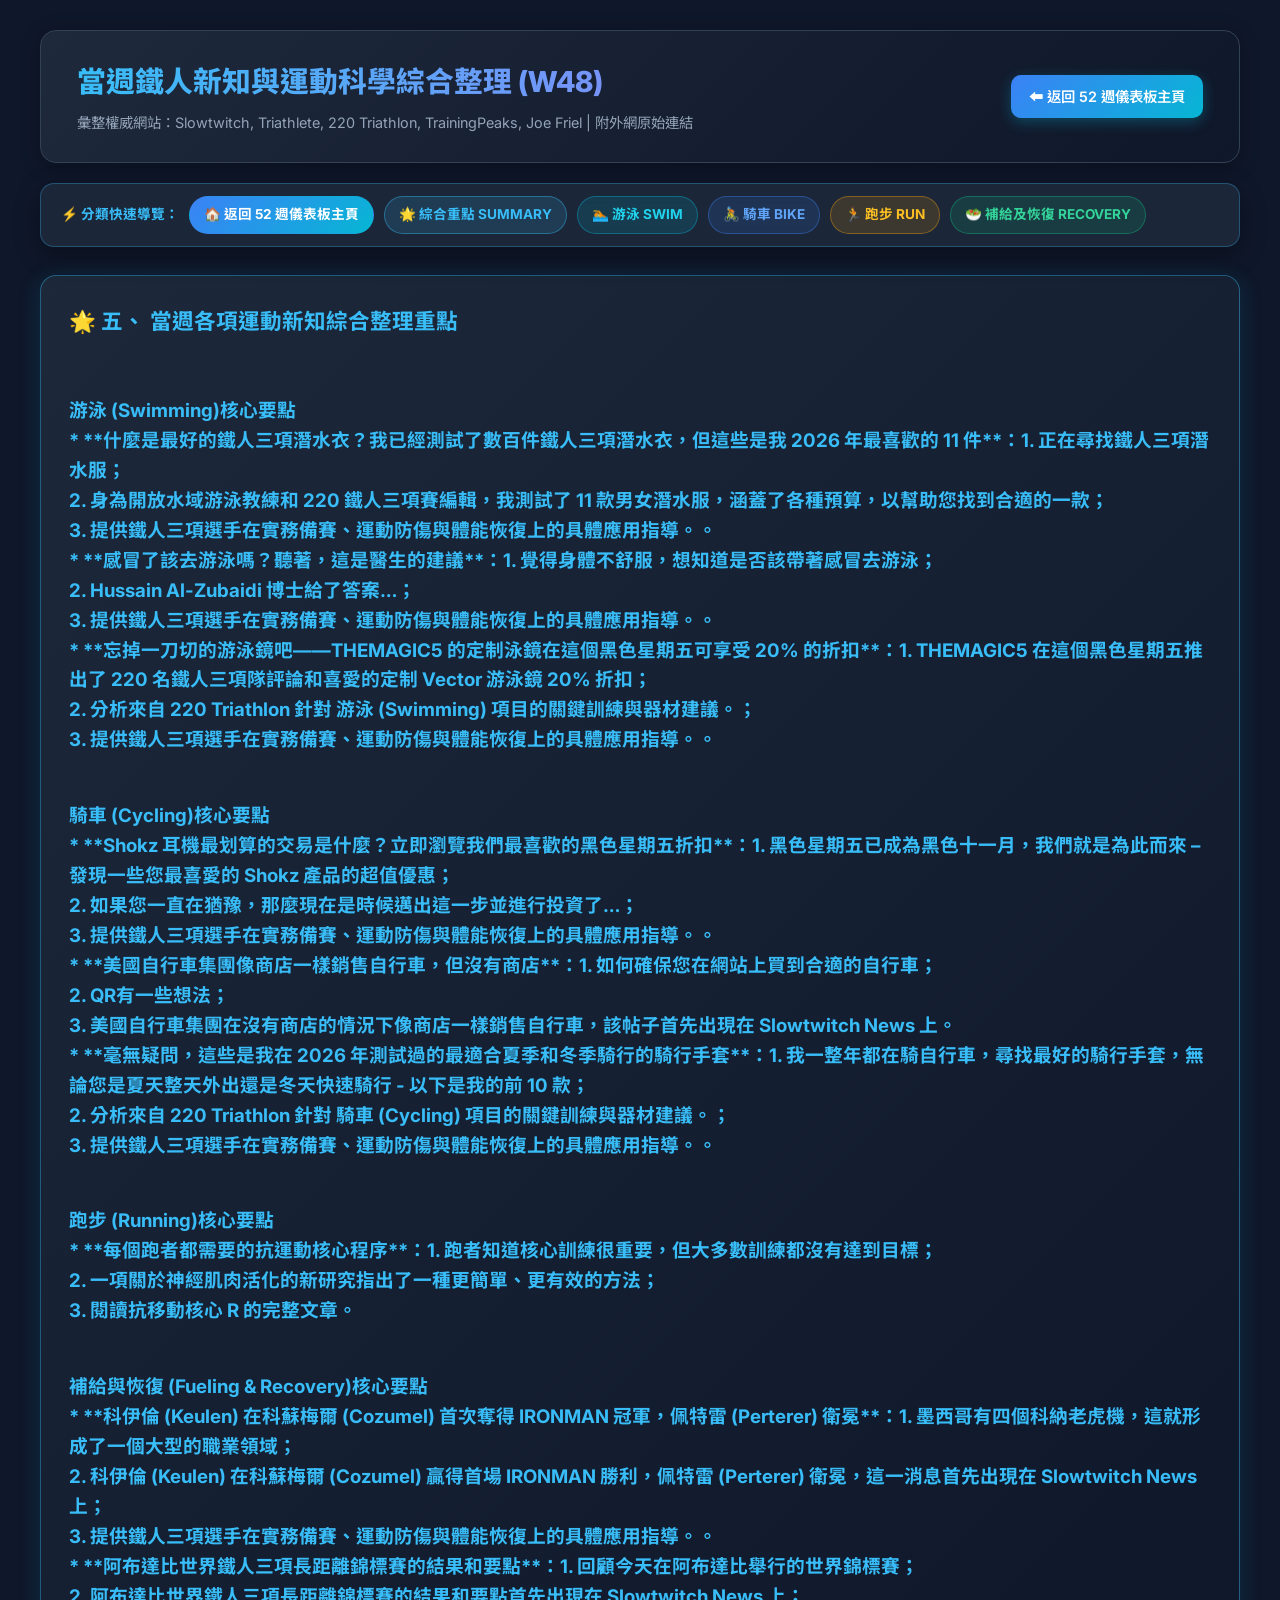
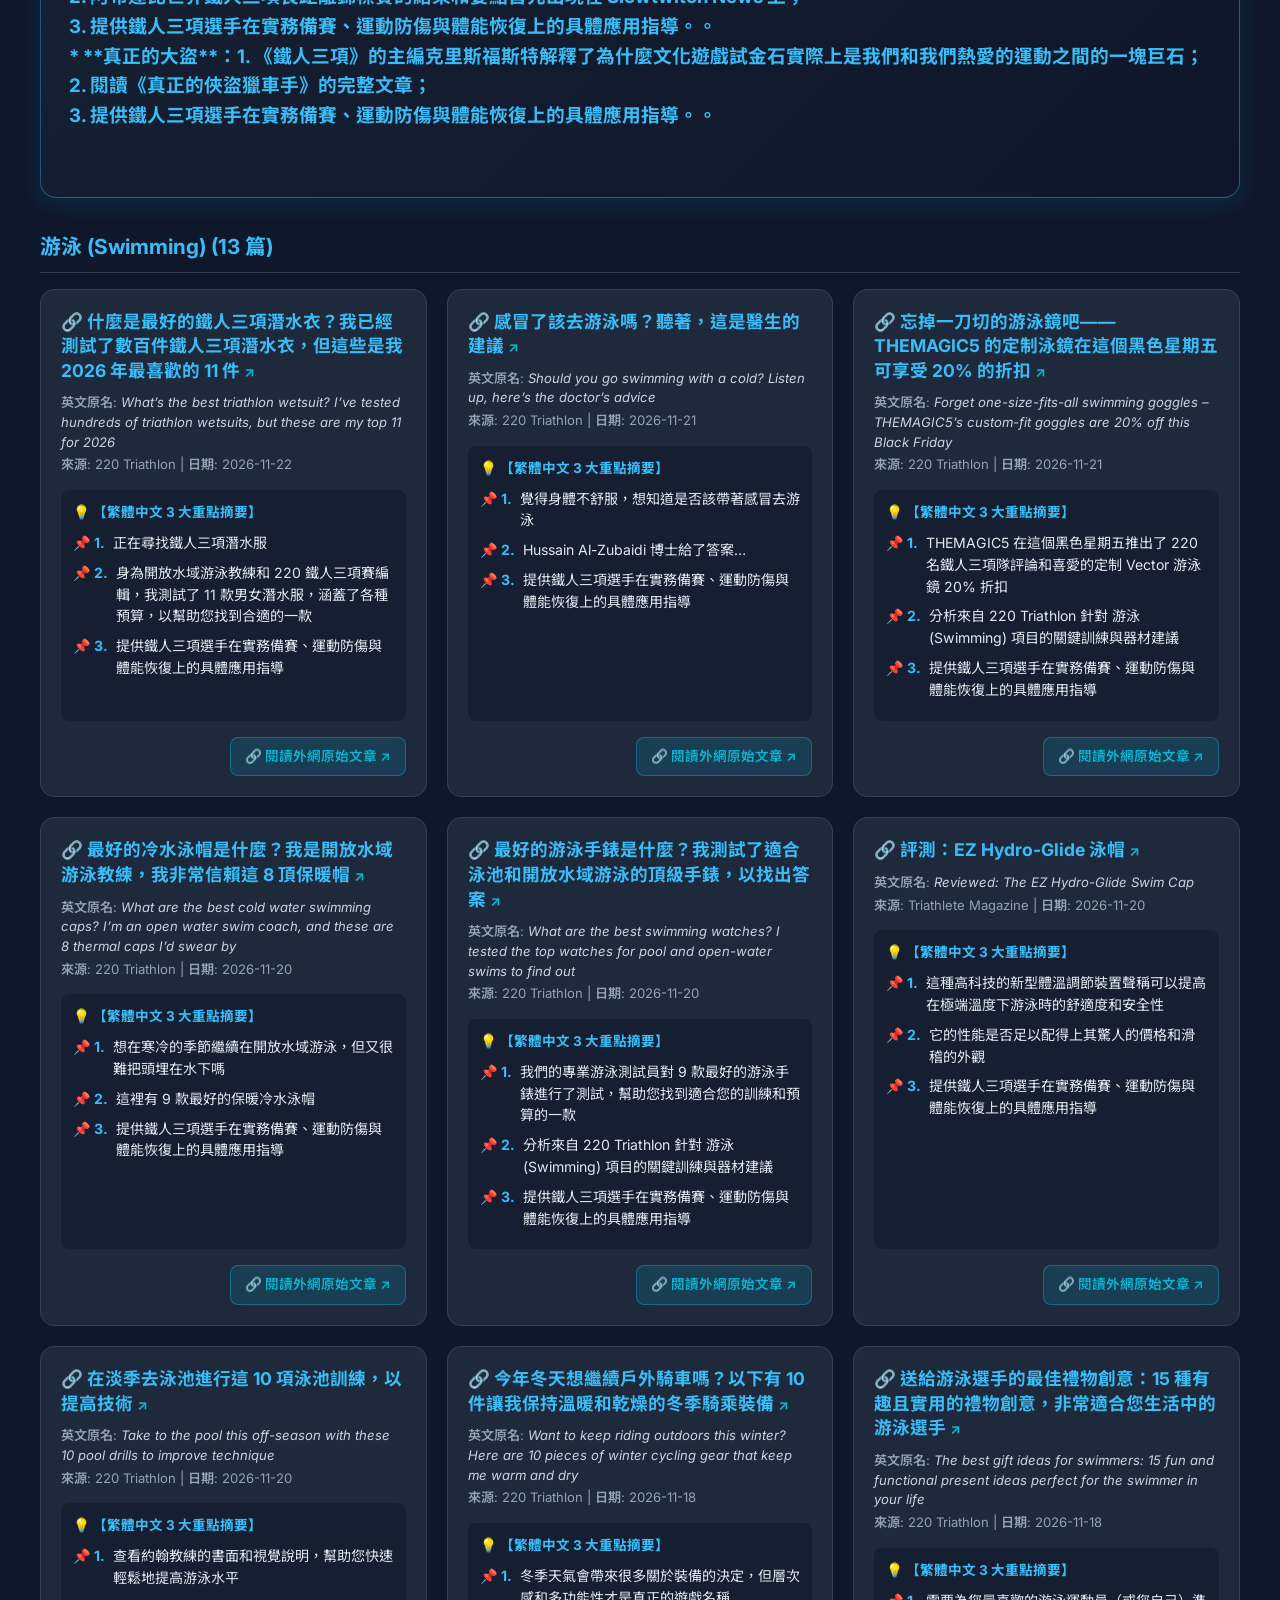
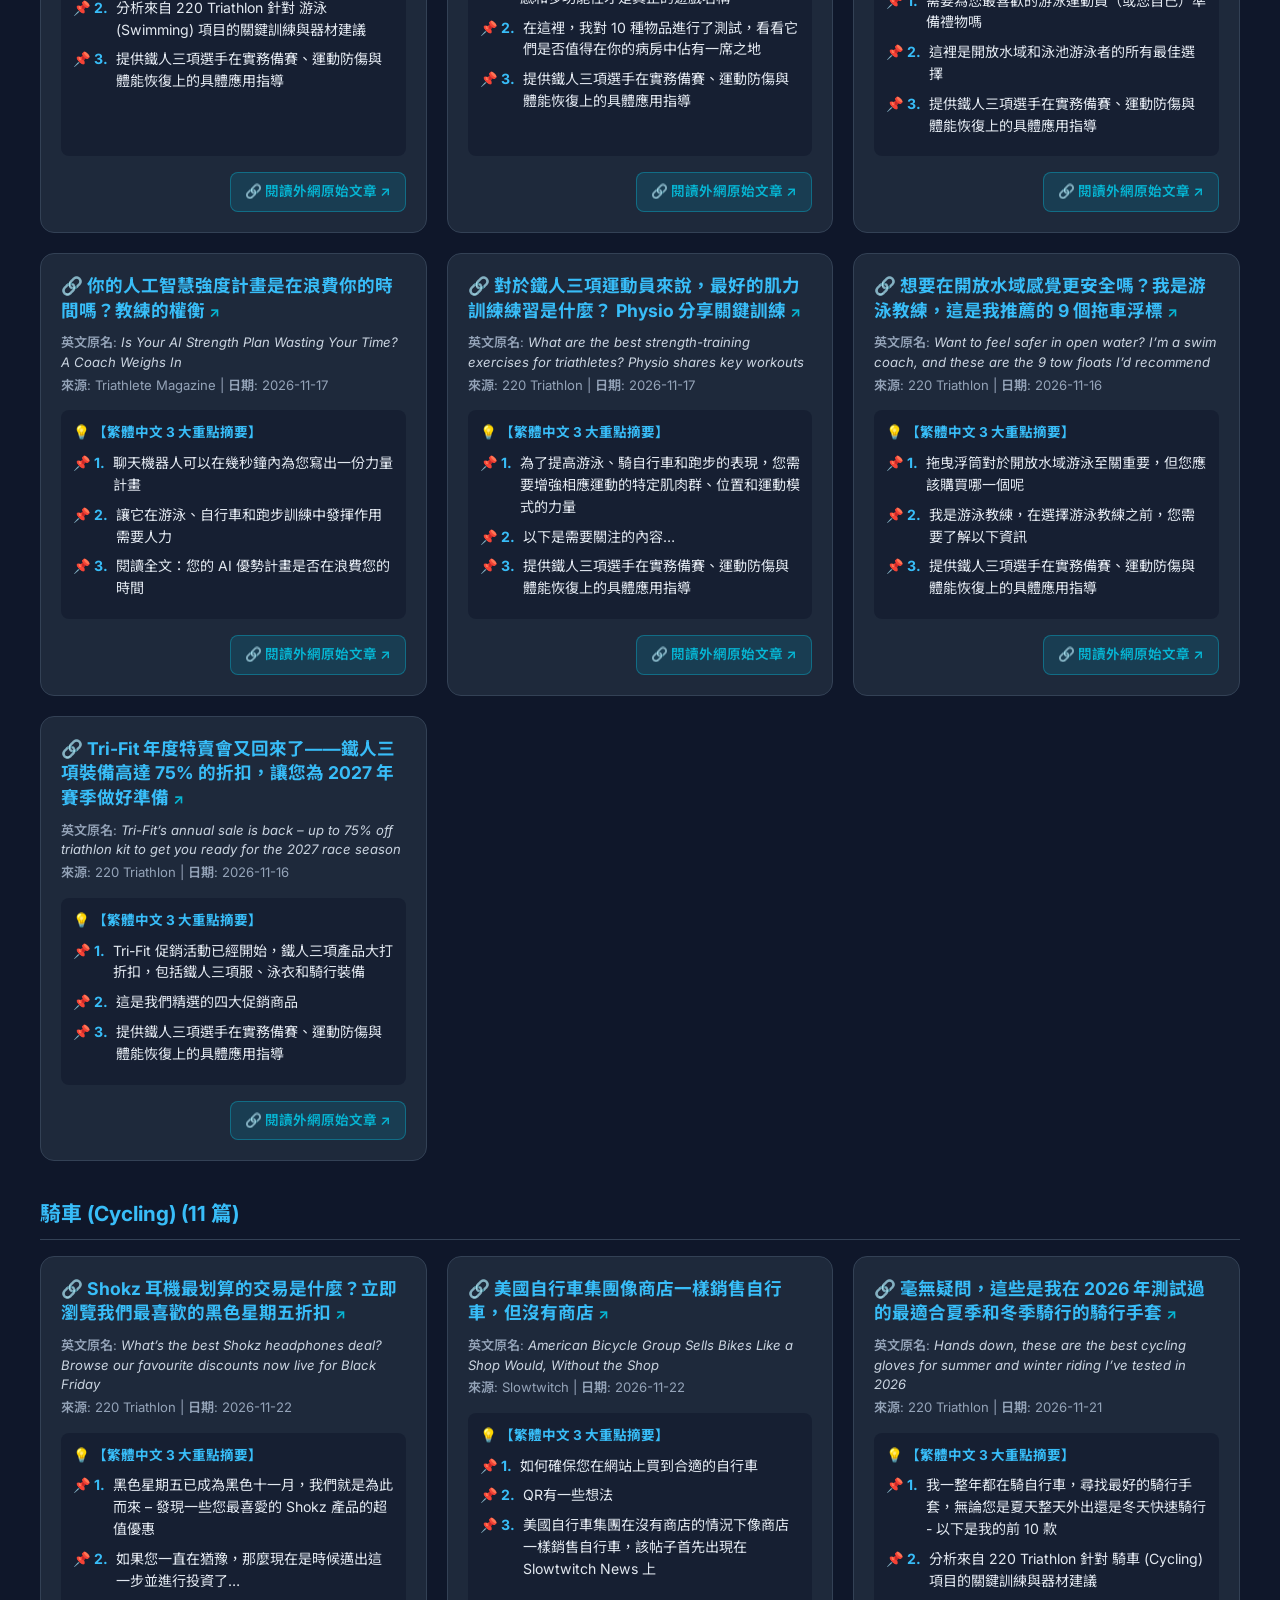
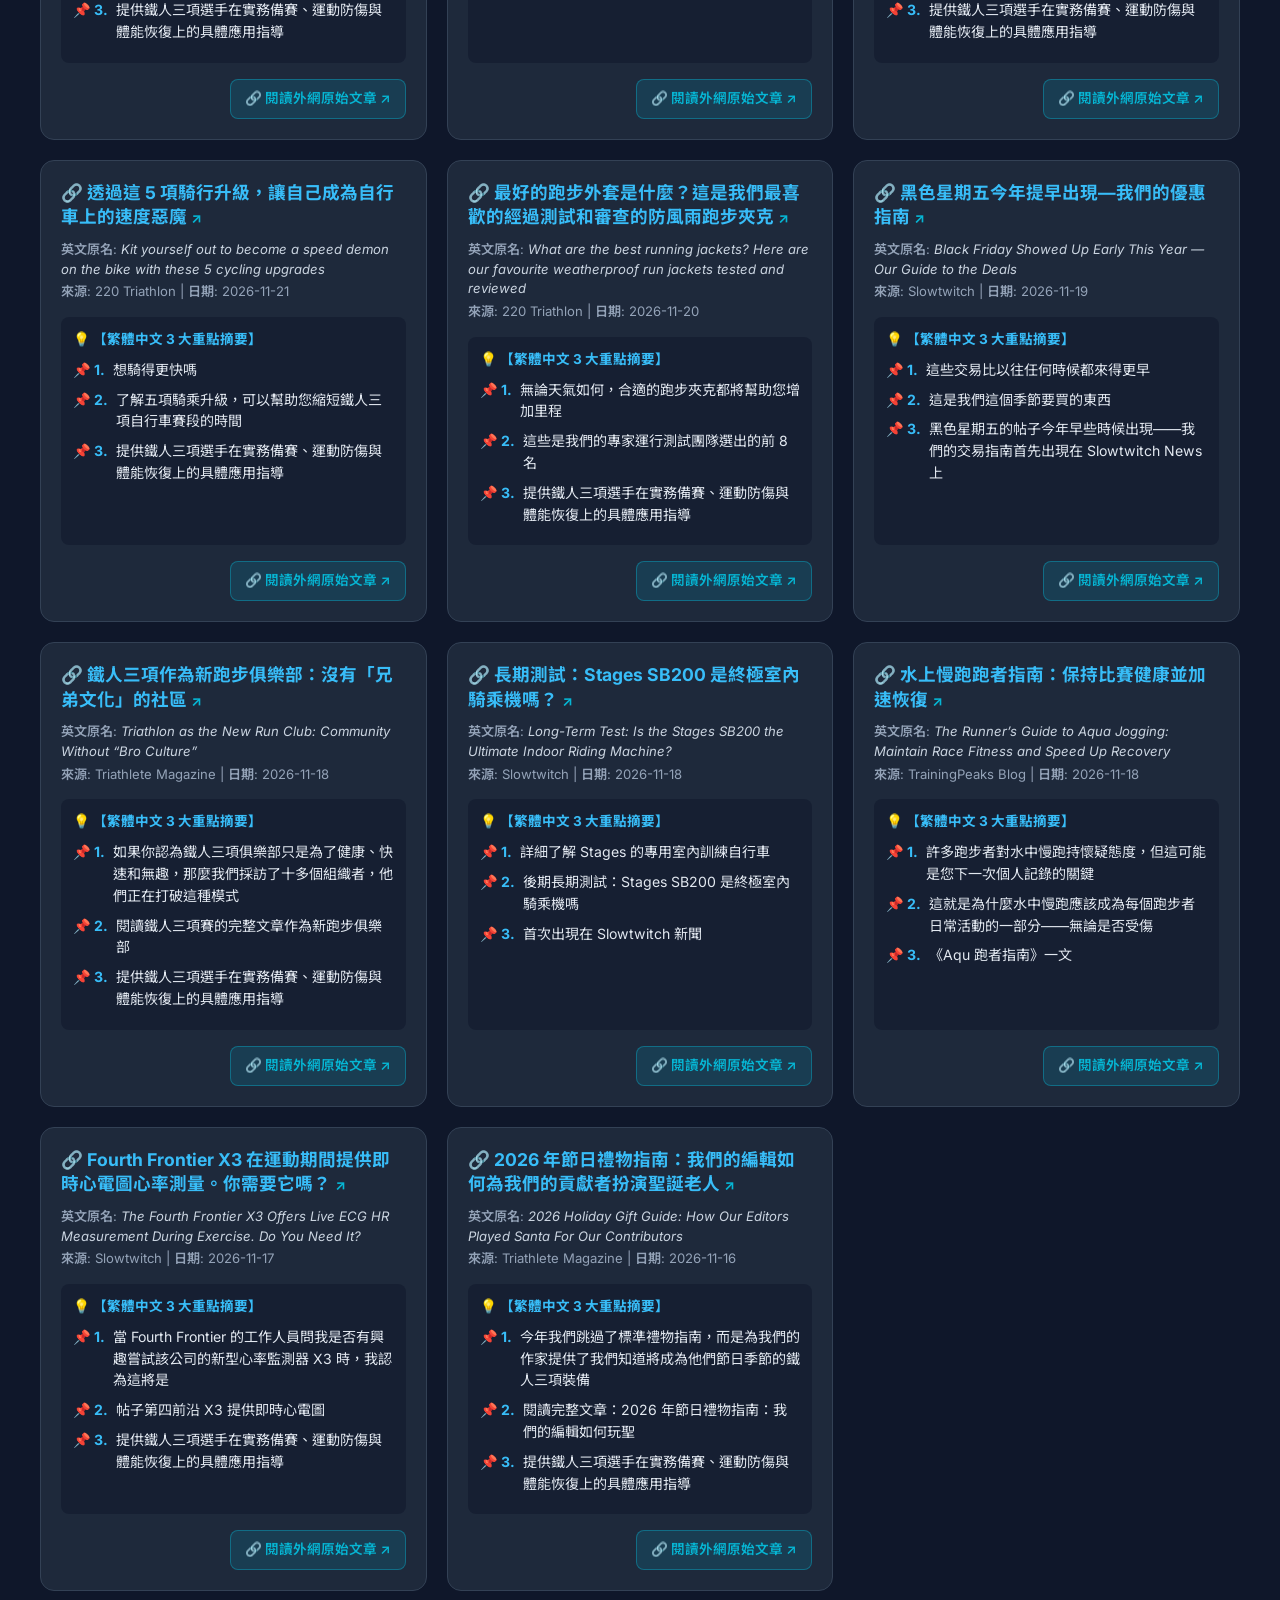
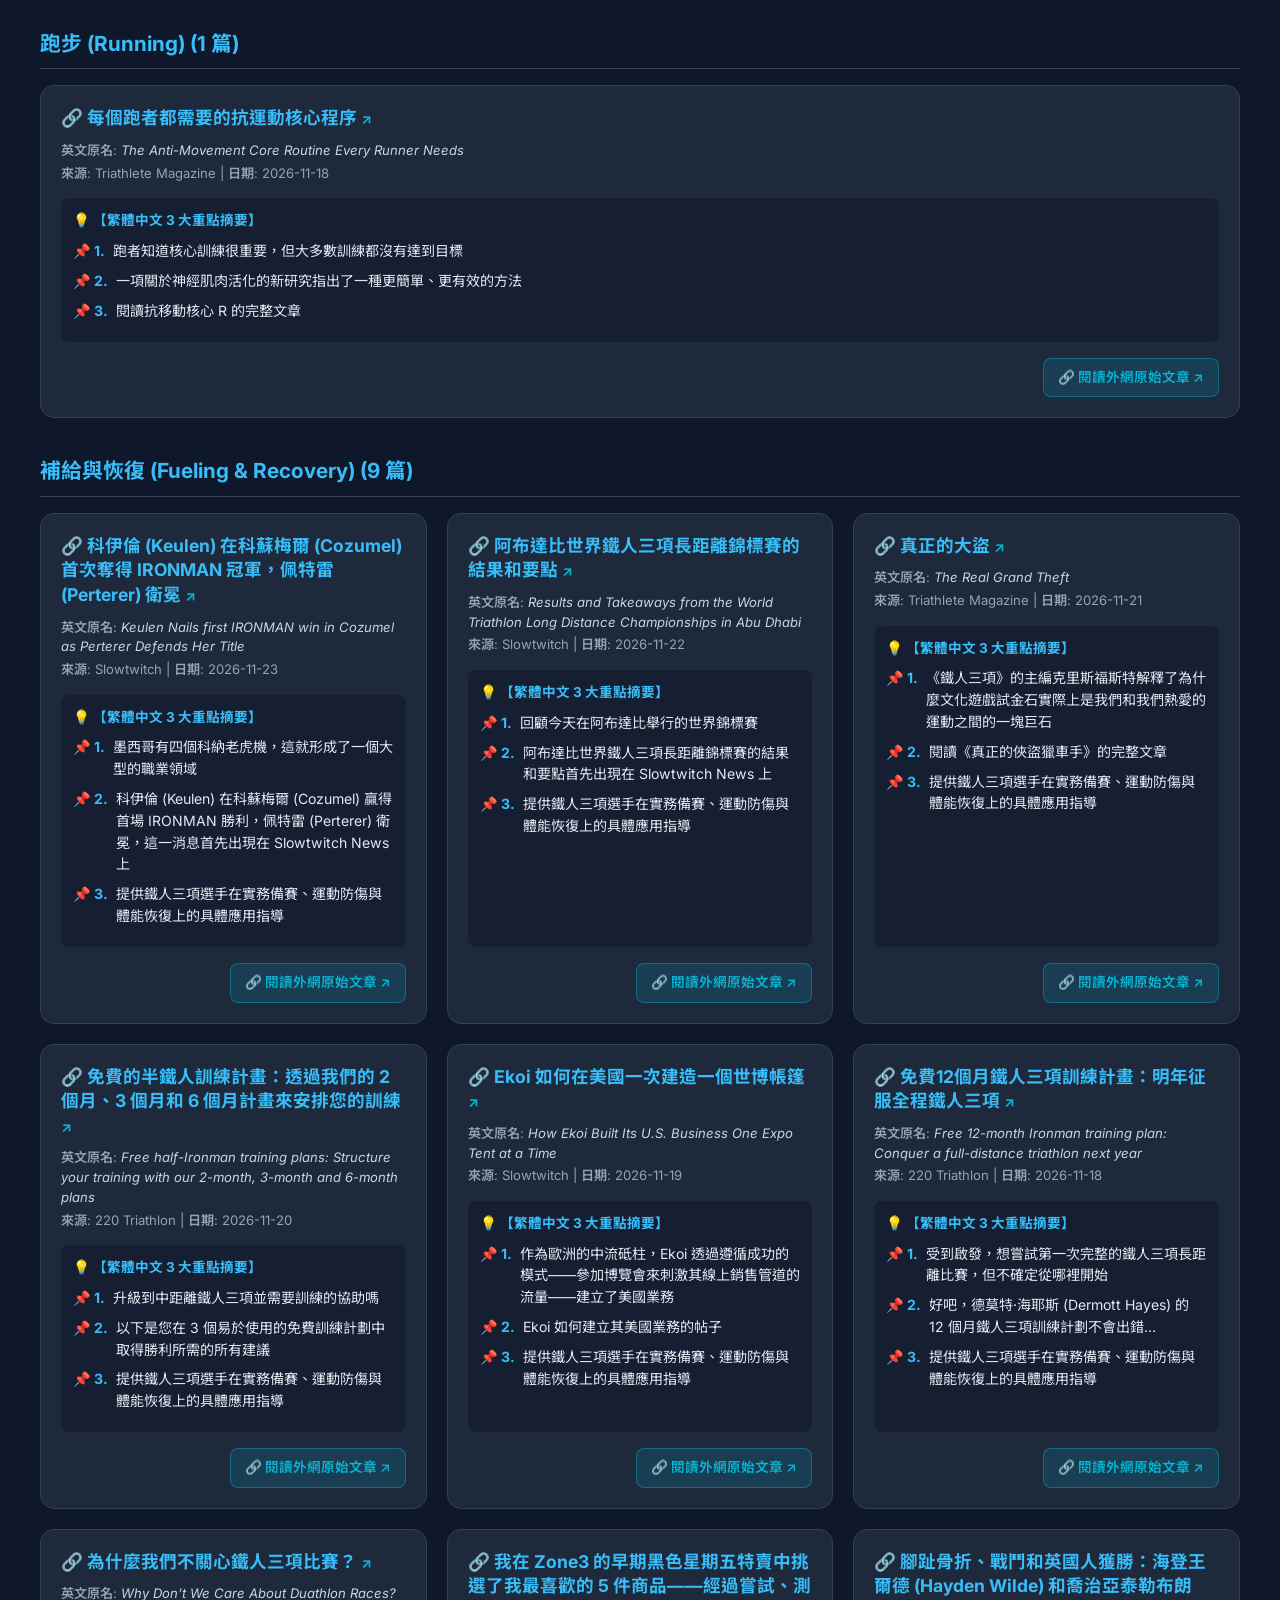
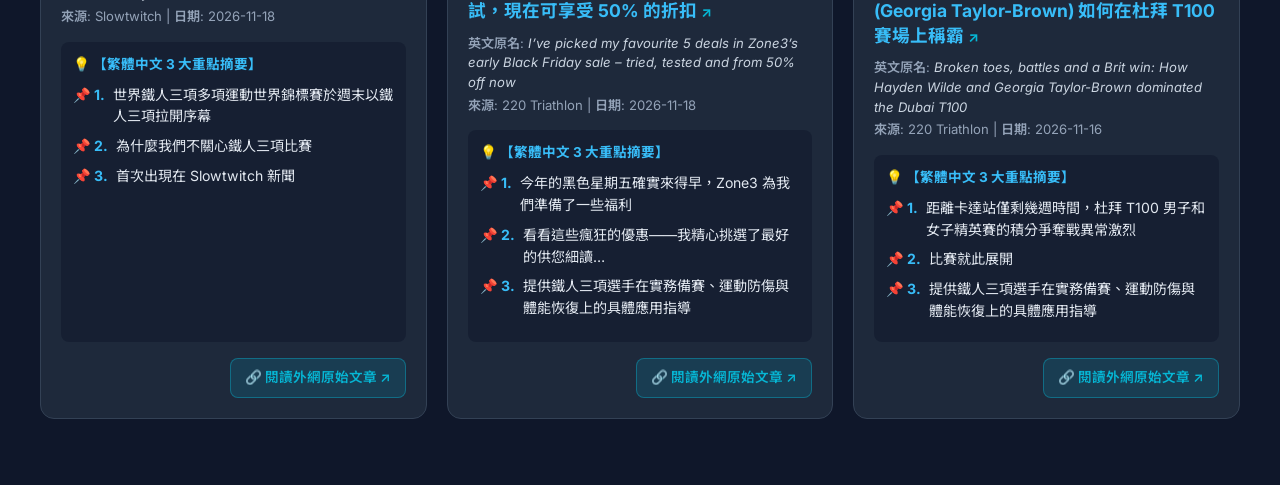
<file: docs/weekly_articles.html>
<!DOCTYPE html>
<html lang="zh-TW">
<head>
    <meta charset="UTF-8">
    <meta name="viewport" content="width=device-width, initial-scale=1.0">
    <title>當週鐵人新知與運動科學綜合整理 (W48)</title>
    <link href="https://fonts.googleapis.com/css2?family=Inter:wght@300;400;600;700;800&family=Noto+Sans+TC:wght@400;500;700&display=swap" rel="stylesheet">
    <style>
        :root {
            --bg-primary: #0F172A;
            --bg-card: #1E293B;
            --bg-card-hover: #334155;
            --accent-cyan: #06B6D4;
            --accent-blue: #3B82F6;
            --accent-green: #10B981;
            --text-main: #F8FAFC;
            --text-muted: #94A3B8;
            --border-color: #334155;
        }
        * { box-sizing: border-box; margin: 0; padding: 0; }
        html { scroll-behavior: smooth; }
        body {
            font-family: 'Inter', 'Noto Sans TC', sans-serif;
            background-color: var(--bg-primary);
            color: var(--text-main);
            line-height: 1.6;
            padding: 30px;
        }
        .container {
            max-width: 1200px;
            margin: 0 auto;
        }
        .top-header {
            background: linear-gradient(135deg, #1E293B 0%, #0F172A 100%);
            border: 1px solid var(--border-color);
            border-radius: 16px;
            padding: 28px 36px;
            margin-bottom: 20px;
            display: flex;
            justify-content: space-between;
            align-items: center;
            flex-wrap: wrap;
            gap: 16px;
            box-shadow: 0 4px 20px rgba(0,0,0,0.3);
        }
        .top-header h1 {
            font-size: 1.8rem;
            font-weight: 800;
            background: linear-gradient(90deg, #38BDF8, #818CF8);
            -webkit-background-clip: text;
            -webkit-text-fill-color: transparent;
        }
        .top-header .sub {
            font-size: 0.9rem;
            color: var(--text-muted);
            margin-top: 6px;
        }
        .btn-back {
            background: linear-gradient(135deg, var(--accent-blue), var(--accent-cyan));
            color: #FFF;
            padding: 10px 18px;
            border-radius: 10px;
            text-decoration: none;
            font-weight: 600;
            font-size: 0.9rem;
            box-shadow: 0 4px 14px rgba(6, 182, 212, 0.3);
            transition: transform 0.2s;
        }
        .btn-back:hover { transform: translateY(-2px); }

        /* STICKY QUICK JUMP NAV BAR */
        .nav-quick-bar {
            position: sticky;
            top: 15px;
            z-index: 100;
            background: rgba(30, 41, 59, 0.92);
            backdrop-filter: blur(12px);
            border: 1px solid rgba(56, 189, 248, 0.3);
            border-radius: 14px;
            padding: 12px 20px;
            margin-bottom: 28px;
            display: flex;
            align-items: center;
            gap: 10px;
            overflow-x: auto;
            box-shadow: 0 8px 24px rgba(0, 0, 0, 0.35);
        }
        .nav-label {
            font-size: 0.85rem;
            font-weight: 700;
            color: #38BDF8;
            white-space: nowrap;
        }
        .nav-chip {
            padding: 7px 14px;
            border-radius: 20px;
            text-decoration: none;
            font-size: 0.85rem;
            font-weight: 700;
            white-space: nowrap;
            transition: all 0.2s ease;
            border: 1px solid var(--border-color);
        }
        .chip-home { background: linear-gradient(135deg, var(--accent-blue), var(--accent-cyan)); color: #FFF; border-color: transparent; }
        .chip-summary { background: rgba(56, 189, 248, 0.15); color: #38BDF8; border-color: rgba(56, 189, 248, 0.4); }
        .chip-swim { background: rgba(6, 182, 212, 0.15); color: #22D3EE; border-color: rgba(6, 182, 212, 0.4); }
        .chip-bike { background: rgba(59, 130, 246, 0.15); color: #60A5FA; border-color: rgba(59, 130, 246, 0.4); }
        .chip-run { background: rgba(245, 158, 11, 0.15); color: #FBBF24; border-color: rgba(245, 158, 11, 0.4); }
        .chip-recovery { background: rgba(16, 185, 129, 0.15); color: #34D399; border-color: rgba(16, 185, 129, 0.4); }
        .nav-chip:hover {
            transform: translateY(-2px);
            box-shadow: 0 4px 12px rgba(6, 182, 212, 0.3);
        }

        /* SUMMARY BOX */
        .summary-box {
            background: linear-gradient(135deg, rgba(30, 41, 59, 0.95), rgba(15, 23, 42, 0.95));
            border: 1px solid rgba(56, 189, 248, 0.4);
            border-radius: 16px;
            padding: 28px;
            margin-bottom: 32px;
            box-shadow: 0 4px 24px rgba(6, 182, 212, 0.15);
            scroll-margin-top: 90px;
        }
        .summary-box h2 {
            font-size: 1.35rem;
            color: #38BDF8;
            margin-bottom: 16px;
            display: flex;
            align-items: center;
            gap: 8px;
        }

        /* CATEGORY & ARTICLES GRID */
        .cat-group {
            margin-bottom: 36px;
        }
        .cat-header {
            font-size: 1.3rem;
            color: #38BDF8;
            margin-bottom: 16px;
            padding-bottom: 8px;
            border-bottom: 1px solid var(--border-color);
            scroll-margin-top: 90px;
        }
        .articles-grid {
            display: grid;
            grid-template-columns: repeat(auto-fit, minmax(340px, 1fr));
            gap: 20px;
        }
        .art-card {
            background: var(--bg-card);
            border: 1px solid var(--border-color);
            border-radius: 14px;
            padding: 20px;
            display: flex;
            flex-direction: column;
            justify-content: space-between;
            transition: all 0.2s ease;
        }
        .art-card:hover {
            border-color: var(--accent-cyan);
            transform: translateY(-3px);
            box-shadow: 0 8px 24px rgba(0,0,0,0.3);
        }
        .art-title {
            font-size: 1.1rem;
            font-weight: 700;
            color: #F8FAFC;
            margin-bottom: 10px;
            line-height: 1.4;
        }
        .art-title a {
            color: #38BDF8;
            text-decoration: none;
            transition: color 0.2s;
        }
        .art-title a:hover { color: var(--accent-cyan); text-decoration: underline; }
        .art-meta {
            font-size: 0.82rem;
            color: var(--text-muted);
            margin-bottom: 12px;
            line-height: 1.5;
        }
        .art-desc {
            font-size: 0.9rem;
            color: #CBD5E1;
            background: rgba(15, 23, 42, 0.5);
            padding: 12px;
            border-radius: 8px;
            margin-bottom: 16px;
            flex: 1;
            line-height: 1.6;
        }
        .art-footer {
            display: flex;
            justify-content: flex-end;
        }
        .art-btn {
            background: rgba(6, 182, 212, 0.15);
            border: 1px solid rgba(6, 182, 212, 0.4);
            color: var(--accent-cyan);
            padding: 8px 14px;
            border-radius: 8px;
            text-decoration: none;
            font-size: 0.85rem;
            font-weight: 600;
            transition: all 0.2s ease;
        }
        .art-btn:hover {
            background: var(--accent-cyan);
            color: #0F172A;
        }
        .ext-link {
            color: #38BDF8;
            text-decoration: none;
        }
        .ext-link:hover {
            text-decoration: underline;
        }
        .ext-icon {
            font-size: 0.8em;
            color: var(--accent-cyan);
        }
    </style>
</head>
<body>
    <div class="container">
        <div class="top-header">
            <div>
                <h1>當週鐵人新知與運動科學綜合整理 (W48)</h1>
                <div class="sub">彙整權威網站：Slowtwitch, Triathlete, 220 Triathlon, TrainingPeaks, Joe Friel | 附外網原始連結</div>
            </div>
            <a href="index.html" class="btn-back">⬅️ 返回 52 週儀表板主頁</a>
        </div>

        
        <!-- QUICK JUMP CATEGORY NAV BAR -->
        <div class="nav-quick-bar">
            <span class="nav-label">⚡ 分類快速導覽：</span>
            <a href="index.html" class="nav-chip chip-home">🏠 返回 52 週儀表板主頁</a>
            <a href="#summary" class="nav-chip chip-summary">🌟 綜合重點 SUMMARY</a>
            <a href="#swim" class="nav-chip chip-swim">🏊 游泳 SWIM</a>
            <a href="#bike" class="nav-chip chip-bike">🚴 騎車 BIKE</a>
            <a href="#run" class="nav-chip chip-run">🏃 跑步 RUN</a>
            <a href="#recovery" class="nav-chip chip-recovery">🥗 補給及恢復 RECOVERY</a>
        </div>

        <div class="summary-box" id="summary"><h2>🌟 五、 當週各項運動新知綜合整理重點</h2><div><br><h3 style='color:#38BDF8; margin-top:16px; margin-bottom:8px;'>游泳 (Swimming)核心要點<br>* **什麼是最好的鐵人三項潛水衣？我已經測試了數百件鐵人三項潛水衣，但這些是我 2026 年最喜歡的 11 件**：1. 正在尋找鐵人三項潛水服；<br>2. 身為開放水域游泳教練和 220 鐵人三項賽編輯，我測試了 11 款男女潛水服，涵蓋了各種預算，以幫助您找到合適的一款；<br>3. 提供鐵人三項選手在實務備賽、運動防傷與體能恢復上的具體應用指導。。<br>* **感冒了該去游泳嗎？聽著，這是醫生的建議**：1. 覺得身體不舒服，想知道是否該帶著感冒去游泳；<br>2. Hussain Al-Zubaidi 博士給了答案…；<br>3. 提供鐵人三項選手在實務備賽、運動防傷與體能恢復上的具體應用指導。。<br>* **忘掉一刀切的游泳鏡吧——THEMAGIC5 的定制泳鏡在這個黑色星期五可享受 20% 的折扣**：1. THEMAGIC5 在這個黑色星期五推出了 220 名鐵人三項隊評論和喜愛的定制 Vector 游泳鏡 20% 折扣；<br>2. 分析來自 220 Triathlon 針對 游泳 (Swimming) 項目的關鍵訓練與器材建議。；<br>3. 提供鐵人三項選手在實務備賽、運動防傷與體能恢復上的具體應用指導。。<br><br><h3 style='color:#38BDF8; margin-top:16px; margin-bottom:8px;'>騎車 (Cycling)核心要點<br>* **Shokz 耳機最划算的交易是什麼？立即瀏覽我們最喜歡的黑色星期五折扣**：1. 黑色星期五已成為黑色十一月，我們就是為此而來 – 發現一些您最喜愛的 Shokz 產品的超值優惠；<br>2. 如果您一直在猶豫，那麼現在是時候邁出這一步並進行投資了…；<br>3. 提供鐵人三項選手在實務備賽、運動防傷與體能恢復上的具體應用指導。。<br>* **美國自行車集團像商店一樣銷售自行車，但沒有商店**：1. 如何確保您在網站上買到合適的自行車；<br>2. QR有一些想法；<br>3. 美國自行車集團在沒有商店的情況下像商店一樣銷售自行車，該帖子首先出現在 Slowtwitch News 上。<br>* **毫無疑問，這些是我在 2026 年測試過的最適合夏季和冬季騎行的騎行手套**：1. 我一整年都在騎自行車，尋找最好的騎行手套，無論您是夏天整天外出還是冬天快速騎行 - 以下是我的前 10 款；<br>2. 分析來自 220 Triathlon 針對 騎車 (Cycling) 項目的關鍵訓練與器材建議。；<br>3. 提供鐵人三項選手在實務備賽、運動防傷與體能恢復上的具體應用指導。。<br><br><h3 style='color:#38BDF8; margin-top:16px; margin-bottom:8px;'>跑步 (Running)核心要點<br>* **每個跑者都需要的抗運動核心程序**：1. 跑者知道核心訓練很重要，但大多數訓練都沒有達到目標；<br>2. 一項關於神經肌肉活化的新研究指出了一種更簡單、更有效的方法；<br>3. 閱讀抗移動核心 R 的完整文章。<br><br><h3 style='color:#38BDF8; margin-top:16px; margin-bottom:8px;'>補給與恢復 (Fueling & Recovery)核心要點<br>* **科伊倫 (Keulen) 在科蘇梅爾 (Cozumel) 首次奪得 IRONMAN 冠軍，佩特雷 (Perterer) 衛冕**：1. 墨西哥有四個科納老虎機，這就形成了一個大型的職業領域；<br>2. 科伊倫 (Keulen) 在科蘇梅爾 (Cozumel) 贏得首場 IRONMAN 勝利，佩特雷 (Perterer) 衛冕，這一消息首先出現在 Slowtwitch News 上；<br>3. 提供鐵人三項選手在實務備賽、運動防傷與體能恢復上的具體應用指導。。<br>* **阿布達比世界鐵人三項長距離錦標賽的結果和要點**：1. 回顧今天在阿布達比舉行的世界錦標賽；<br>2. 阿布達比世界鐵人三項長距離錦標賽的結果和要點首先出現在 Slowtwitch News 上；<br>3. 提供鐵人三項選手在實務備賽、運動防傷與體能恢復上的具體應用指導。。<br>* **真正的大盜**：1. 《鐵人三項》的主編克里斯福斯特解釋了為什麼文化遊戲試金石實際上是我們和我們熱愛的運動之間的一塊巨石；<br>2. 閱讀《真正的俠盜獵車手》的完整文章；<br>3. 提供鐵人三項選手在實務備賽、運動防傷與體能恢復上的具體應用指導。。<br><br></div></div>

        
        <div class="cat-group">
            <h2 class="cat-header" id="swim">游泳 (Swimming) (13 篇)</h2>
            <div class="articles-grid">
                <div class="art-card">
                    <div class="art-title">🔗 <a href="https://www.220triathlon.com/gear/swim/wetsuits/best-triathlon-wetsuits" target="_blank" class="ext-link">什麼是最好的鐵人三項潛水衣？我已經測試了數百件鐵人三項潛水衣，但這些是我 2026 年最喜歡的 11 件 <span class="ext-icon">↗</span></a></div>
                    <div class="art-meta"><div style='margin-bottom:3px;'><span style='color:#94A3B8; font-weight:600;'>英文原名</span>: <em style='color:#CBD5E1;'>What’s the best triathlon wetsuit? I’ve tested hundreds of triathlon wetsuits, but these are my top 11 for 2026</em></div><div style='margin-bottom:3px;'><span style='color:#94A3B8; font-weight:600;'>來源</span>: 220 Triathlon | <span style='color:#94A3B8; font-weight:600;'>日期</span>: 2026-11-22</div></div>
                    <div class="art-desc">
                        <div style="font-weight: 700; color: #38BDF8; font-size: 0.85rem; margin-bottom: 8px;">💡 【繁體中文 3 大重點摘要】</div>
                        <div style="line-height: 1.6; color: #E2E8F0; font-size: 0.88rem;">
                            <div style='margin-bottom:8px; display:flex; align-items:flex-start; line-height:1.55;'><span style='color:#38BDF8; font-weight:700; margin-right:8px; flex-shrink:0;'>📌 1.</span><span style='color:#E2E8F0;'>正在尋找鐵人三項潛水服</span></div><div style='margin-bottom:8px; display:flex; align-items:flex-start; line-height:1.55;'><span style='color:#38BDF8; font-weight:700; margin-right:8px; flex-shrink:0;'>📌 2.</span><span style='color:#E2E8F0;'>身為開放水域游泳教練和 220 鐵人三項賽編輯，我測試了 11 款男女潛水服，涵蓋了各種預算，以幫助您找到合適的一款</span></div><div style='margin-bottom:8px; display:flex; align-items:flex-start; line-height:1.55;'><span style='color:#38BDF8; font-weight:700; margin-right:8px; flex-shrink:0;'>📌 3.</span><span style='color:#E2E8F0;'>提供鐵人三項選手在實務備賽、運動防傷與體能恢復上的具體應用指導</span></div>
                        </div>
                    </div>
                    <div class="art-footer">
                        <a href="https://www.220triathlon.com/gear/swim/wetsuits/best-triathlon-wetsuits" target="_blank" class="art-btn">🔗 閱讀外網原始文章 ↗</a>
                    </div>
                </div>
                <div class="art-card">
                    <div class="art-title">🔗 <a href="https://www.220triathlon.com/training/injuries/should-you-go-swimming-with-a-cold" target="_blank" class="ext-link">感冒了該去游泳嗎？聽著，這是醫生的建議 <span class="ext-icon">↗</span></a></div>
                    <div class="art-meta"><div style='margin-bottom:3px;'><span style='color:#94A3B8; font-weight:600;'>英文原名</span>: <em style='color:#CBD5E1;'>Should you go swimming with a cold? Listen up, here’s the doctor’s advice</em></div><div style='margin-bottom:3px;'><span style='color:#94A3B8; font-weight:600;'>來源</span>: 220 Triathlon | <span style='color:#94A3B8; font-weight:600;'>日期</span>: 2026-11-21</div></div>
                    <div class="art-desc">
                        <div style="font-weight: 700; color: #38BDF8; font-size: 0.85rem; margin-bottom: 8px;">💡 【繁體中文 3 大重點摘要】</div>
                        <div style="line-height: 1.6; color: #E2E8F0; font-size: 0.88rem;">
                            <div style='margin-bottom:8px; display:flex; align-items:flex-start; line-height:1.55;'><span style='color:#38BDF8; font-weight:700; margin-right:8px; flex-shrink:0;'>📌 1.</span><span style='color:#E2E8F0;'>覺得身體不舒服，想知道是否該帶著感冒去游泳</span></div><div style='margin-bottom:8px; display:flex; align-items:flex-start; line-height:1.55;'><span style='color:#38BDF8; font-weight:700; margin-right:8px; flex-shrink:0;'>📌 2.</span><span style='color:#E2E8F0;'>Hussain Al-Zubaidi 博士給了答案…</span></div><div style='margin-bottom:8px; display:flex; align-items:flex-start; line-height:1.55;'><span style='color:#38BDF8; font-weight:700; margin-right:8px; flex-shrink:0;'>📌 3.</span><span style='color:#E2E8F0;'>提供鐵人三項選手在實務備賽、運動防傷與體能恢復上的具體應用指導</span></div>
                        </div>
                    </div>
                    <div class="art-footer">
                        <a href="https://www.220triathlon.com/training/injuries/should-you-go-swimming-with-a-cold" target="_blank" class="art-btn">🔗 閱讀外網原始文章 ↗</a>
                    </div>
                </div>
                <div class="art-card">
                    <div class="art-title">🔗 <a href="https://www.220triathlon.com/news/themagic5-black-friday-sale" target="_blank" class="ext-link">忘掉一刀切的游泳鏡吧——THEMAGIC5 的定制泳鏡在這個黑色星期五可享受 20% 的折扣 <span class="ext-icon">↗</span></a></div>
                    <div class="art-meta"><div style='margin-bottom:3px;'><span style='color:#94A3B8; font-weight:600;'>英文原名</span>: <em style='color:#CBD5E1;'>Forget one-size-fits-all swimming goggles – THEMAGIC5’s custom-fit goggles are 20% off this Black Friday</em></div><div style='margin-bottom:3px;'><span style='color:#94A3B8; font-weight:600;'>來源</span>: 220 Triathlon | <span style='color:#94A3B8; font-weight:600;'>日期</span>: 2026-11-21</div></div>
                    <div class="art-desc">
                        <div style="font-weight: 700; color: #38BDF8; font-size: 0.85rem; margin-bottom: 8px;">💡 【繁體中文 3 大重點摘要】</div>
                        <div style="line-height: 1.6; color: #E2E8F0; font-size: 0.88rem;">
                            <div style='margin-bottom:8px; display:flex; align-items:flex-start; line-height:1.55;'><span style='color:#38BDF8; font-weight:700; margin-right:8px; flex-shrink:0;'>📌 1.</span><span style='color:#E2E8F0;'>THEMAGIC5 在這個黑色星期五推出了 220 名鐵人三項隊評論和喜愛的定制 Vector 游泳鏡 20% 折扣</span></div><div style='margin-bottom:8px; display:flex; align-items:flex-start; line-height:1.55;'><span style='color:#38BDF8; font-weight:700; margin-right:8px; flex-shrink:0;'>📌 2.</span><span style='color:#E2E8F0;'>分析來自 220 Triathlon 針對 游泳 (Swimming) 項目的關鍵訓練與器材建議</span></div><div style='margin-bottom:8px; display:flex; align-items:flex-start; line-height:1.55;'><span style='color:#38BDF8; font-weight:700; margin-right:8px; flex-shrink:0;'>📌 3.</span><span style='color:#E2E8F0;'>提供鐵人三項選手在實務備賽、運動防傷與體能恢復上的具體應用指導</span></div>
                        </div>
                    </div>
                    <div class="art-footer">
                        <a href="https://www.220triathlon.com/news/themagic5-black-friday-sale" target="_blank" class="art-btn">🔗 閱讀外網原始文章 ↗</a>
                    </div>
                </div>
                <div class="art-card">
                    <div class="art-title">🔗 <a href="https://www.220triathlon.com/gear/swim/swim-clothing/best-cold-water-swim-hats" target="_blank" class="ext-link">最好的冷水泳帽是什麼？我是開放水域游泳教練，我非常信賴這 8 頂保暖帽 <span class="ext-icon">↗</span></a></div>
                    <div class="art-meta"><div style='margin-bottom:3px;'><span style='color:#94A3B8; font-weight:600;'>英文原名</span>: <em style='color:#CBD5E1;'>What are the best cold water swimming caps? I’m an open water swim coach, and these are 8 thermal caps I’d swear by</em></div><div style='margin-bottom:3px;'><span style='color:#94A3B8; font-weight:600;'>來源</span>: 220 Triathlon | <span style='color:#94A3B8; font-weight:600;'>日期</span>: 2026-11-20</div></div>
                    <div class="art-desc">
                        <div style="font-weight: 700; color: #38BDF8; font-size: 0.85rem; margin-bottom: 8px;">💡 【繁體中文 3 大重點摘要】</div>
                        <div style="line-height: 1.6; color: #E2E8F0; font-size: 0.88rem;">
                            <div style='margin-bottom:8px; display:flex; align-items:flex-start; line-height:1.55;'><span style='color:#38BDF8; font-weight:700; margin-right:8px; flex-shrink:0;'>📌 1.</span><span style='color:#E2E8F0;'>想在寒冷的季節繼續在開放水域游泳，但又很難把頭埋在水下嗎</span></div><div style='margin-bottom:8px; display:flex; align-items:flex-start; line-height:1.55;'><span style='color:#38BDF8; font-weight:700; margin-right:8px; flex-shrink:0;'>📌 2.</span><span style='color:#E2E8F0;'>這裡有 9 款最好的保暖冷水泳帽</span></div><div style='margin-bottom:8px; display:flex; align-items:flex-start; line-height:1.55;'><span style='color:#38BDF8; font-weight:700; margin-right:8px; flex-shrink:0;'>📌 3.</span><span style='color:#E2E8F0;'>提供鐵人三項選手在實務備賽、運動防傷與體能恢復上的具體應用指導</span></div>
                        </div>
                    </div>
                    <div class="art-footer">
                        <a href="https://www.220triathlon.com/gear/swim/swim-clothing/best-cold-water-swim-hats" target="_blank" class="art-btn">🔗 閱讀外網原始文章 ↗</a>
                    </div>
                </div>
                <div class="art-card">
                    <div class="art-title">🔗 <a href="https://www.220triathlon.com/gear/swim/training-kit/best-swimming-watches" target="_blank" class="ext-link">最好的游泳手錶是什麼？我測試了適合泳池和開放水域游泳的頂級手錶，以找出答案 <span class="ext-icon">↗</span></a></div>
                    <div class="art-meta"><div style='margin-bottom:3px;'><span style='color:#94A3B8; font-weight:600;'>英文原名</span>: <em style='color:#CBD5E1;'>What are the best swimming watches? I tested the top watches for pool and open-water swims to find out</em></div><div style='margin-bottom:3px;'><span style='color:#94A3B8; font-weight:600;'>來源</span>: 220 Triathlon | <span style='color:#94A3B8; font-weight:600;'>日期</span>: 2026-11-20</div></div>
                    <div class="art-desc">
                        <div style="font-weight: 700; color: #38BDF8; font-size: 0.85rem; margin-bottom: 8px;">💡 【繁體中文 3 大重點摘要】</div>
                        <div style="line-height: 1.6; color: #E2E8F0; font-size: 0.88rem;">
                            <div style='margin-bottom:8px; display:flex; align-items:flex-start; line-height:1.55;'><span style='color:#38BDF8; font-weight:700; margin-right:8px; flex-shrink:0;'>📌 1.</span><span style='color:#E2E8F0;'>我們的專業游泳測試員對 9 款最好的游泳手錶進行了測試，幫助您找到適合您的訓練和預算的一款</span></div><div style='margin-bottom:8px; display:flex; align-items:flex-start; line-height:1.55;'><span style='color:#38BDF8; font-weight:700; margin-right:8px; flex-shrink:0;'>📌 2.</span><span style='color:#E2E8F0;'>分析來自 220 Triathlon 針對 游泳 (Swimming) 項目的關鍵訓練與器材建議</span></div><div style='margin-bottom:8px; display:flex; align-items:flex-start; line-height:1.55;'><span style='color:#38BDF8; font-weight:700; margin-right:8px; flex-shrink:0;'>📌 3.</span><span style='color:#E2E8F0;'>提供鐵人三項選手在實務備賽、運動防傷與體能恢復上的具體應用指導</span></div>
                        </div>
                    </div>
                    <div class="art-footer">
                        <a href="https://www.220triathlon.com/gear/swim/training-kit/best-swimming-watches" target="_blank" class="art-btn">🔗 閱讀外網原始文章 ↗</a>
                    </div>
                </div>
                <div class="art-card">
                    <div class="art-title">🔗 <a href="https://www.triathlete.com/gear/swim/reviewed-the-ez-hydro-glide-swim-cap/" target="_blank" class="ext-link">評測：EZ Hydro-Glide 泳帽 <span class="ext-icon">↗</span></a></div>
                    <div class="art-meta"><div style='margin-bottom:3px;'><span style='color:#94A3B8; font-weight:600;'>英文原名</span>: <em style='color:#CBD5E1;'>Reviewed: The EZ Hydro-Glide Swim Cap</em></div><div style='margin-bottom:3px;'><span style='color:#94A3B8; font-weight:600;'>來源</span>: Triathlete Magazine | <span style='color:#94A3B8; font-weight:600;'>日期</span>: 2026-11-20</div></div>
                    <div class="art-desc">
                        <div style="font-weight: 700; color: #38BDF8; font-size: 0.85rem; margin-bottom: 8px;">💡 【繁體中文 3 大重點摘要】</div>
                        <div style="line-height: 1.6; color: #E2E8F0; font-size: 0.88rem;">
                            <div style='margin-bottom:8px; display:flex; align-items:flex-start; line-height:1.55;'><span style='color:#38BDF8; font-weight:700; margin-right:8px; flex-shrink:0;'>📌 1.</span><span style='color:#E2E8F0;'>這種高科技的新型體溫調節裝置聲稱可以提高在極端溫度下游泳時的舒適度和安全性</span></div><div style='margin-bottom:8px; display:flex; align-items:flex-start; line-height:1.55;'><span style='color:#38BDF8; font-weight:700; margin-right:8px; flex-shrink:0;'>📌 2.</span><span style='color:#E2E8F0;'>它的性能是否足以配得上其驚人的價格和滑稽的外觀</span></div><div style='margin-bottom:8px; display:flex; align-items:flex-start; line-height:1.55;'><span style='color:#38BDF8; font-weight:700; margin-right:8px; flex-shrink:0;'>📌 3.</span><span style='color:#E2E8F0;'>提供鐵人三項選手在實務備賽、運動防傷與體能恢復上的具體應用指導</span></div>
                        </div>
                    </div>
                    <div class="art-footer">
                        <a href="https://www.triathlete.com/gear/swim/reviewed-the-ez-hydro-glide-swim-cap/" target="_blank" class="art-btn">🔗 閱讀外網原始文章 ↗</a>
                    </div>
                </div>
                <div class="art-card">
                    <div class="art-title">🔗 <a href="https://www.220triathlon.com/training/swim-training/10-essential-pool-swim-drills-for-triathletes" target="_blank" class="ext-link">在淡季去泳池進行這 10 項泳池訓練，以提高技術 <span class="ext-icon">↗</span></a></div>
                    <div class="art-meta"><div style='margin-bottom:3px;'><span style='color:#94A3B8; font-weight:600;'>英文原名</span>: <em style='color:#CBD5E1;'>Take to the pool this off-season with these 10 pool drills to improve technique</em></div><div style='margin-bottom:3px;'><span style='color:#94A3B8; font-weight:600;'>來源</span>: 220 Triathlon | <span style='color:#94A3B8; font-weight:600;'>日期</span>: 2026-11-20</div></div>
                    <div class="art-desc">
                        <div style="font-weight: 700; color: #38BDF8; font-size: 0.85rem; margin-bottom: 8px;">💡 【繁體中文 3 大重點摘要】</div>
                        <div style="line-height: 1.6; color: #E2E8F0; font-size: 0.88rem;">
                            <div style='margin-bottom:8px; display:flex; align-items:flex-start; line-height:1.55;'><span style='color:#38BDF8; font-weight:700; margin-right:8px; flex-shrink:0;'>📌 1.</span><span style='color:#E2E8F0;'>查看約翰教練的書面和視覺說明，幫助您快速輕鬆地提高游泳水平</span></div><div style='margin-bottom:8px; display:flex; align-items:flex-start; line-height:1.55;'><span style='color:#38BDF8; font-weight:700; margin-right:8px; flex-shrink:0;'>📌 2.</span><span style='color:#E2E8F0;'>分析來自 220 Triathlon 針對 游泳 (Swimming) 項目的關鍵訓練與器材建議</span></div><div style='margin-bottom:8px; display:flex; align-items:flex-start; line-height:1.55;'><span style='color:#38BDF8; font-weight:700; margin-right:8px; flex-shrink:0;'>📌 3.</span><span style='color:#E2E8F0;'>提供鐵人三項選手在實務備賽、運動防傷與體能恢復上的具體應用指導</span></div>
                        </div>
                    </div>
                    <div class="art-footer">
                        <a href="https://www.220triathlon.com/training/swim-training/10-essential-pool-swim-drills-for-triathletes" target="_blank" class="art-btn">🔗 閱讀外網原始文章 ↗</a>
                    </div>
                </div>
                <div class="art-card">
                    <div class="art-title">🔗 <a href="https://www.220triathlon.com/gear/bike/bike-clothing/top-winter-cycling-gear-to-keep-you-warm-and-dry-on-the-bike" target="_blank" class="ext-link">今年冬天想繼續戶外騎車嗎？以下有 10 件讓我保持溫暖和乾燥的冬季騎乘裝備 <span class="ext-icon">↗</span></a></div>
                    <div class="art-meta"><div style='margin-bottom:3px;'><span style='color:#94A3B8; font-weight:600;'>英文原名</span>: <em style='color:#CBD5E1;'>Want to keep riding outdoors this winter? Here are 10 pieces of winter cycling gear that keep me warm and dry</em></div><div style='margin-bottom:3px;'><span style='color:#94A3B8; font-weight:600;'>來源</span>: 220 Triathlon | <span style='color:#94A3B8; font-weight:600;'>日期</span>: 2026-11-18</div></div>
                    <div class="art-desc">
                        <div style="font-weight: 700; color: #38BDF8; font-size: 0.85rem; margin-bottom: 8px;">💡 【繁體中文 3 大重點摘要】</div>
                        <div style="line-height: 1.6; color: #E2E8F0; font-size: 0.88rem;">
                            <div style='margin-bottom:8px; display:flex; align-items:flex-start; line-height:1.55;'><span style='color:#38BDF8; font-weight:700; margin-right:8px; flex-shrink:0;'>📌 1.</span><span style='color:#E2E8F0;'>冬季天氣會帶來很多關於裝備的決定，但層次感和多功能性才是真正的遊戲名稱</span></div><div style='margin-bottom:8px; display:flex; align-items:flex-start; line-height:1.55;'><span style='color:#38BDF8; font-weight:700; margin-right:8px; flex-shrink:0;'>📌 2.</span><span style='color:#E2E8F0;'>在這裡，我對 10 種物品進行了測試，看看它們是否值得在你的病房中佔有一席之地</span></div><div style='margin-bottom:8px; display:flex; align-items:flex-start; line-height:1.55;'><span style='color:#38BDF8; font-weight:700; margin-right:8px; flex-shrink:0;'>📌 3.</span><span style='color:#E2E8F0;'>提供鐵人三項選手在實務備賽、運動防傷與體能恢復上的具體應用指導</span></div>
                        </div>
                    </div>
                    <div class="art-footer">
                        <a href="https://www.220triathlon.com/gear/bike/bike-clothing/top-winter-cycling-gear-to-keep-you-warm-and-dry-on-the-bike" target="_blank" class="art-btn">🔗 閱讀外網原始文章 ↗</a>
                    </div>
                </div>
                <div class="art-card">
                    <div class="art-title">🔗 <a href="https://www.220triathlon.com/gear/swim/gifts-for-swimmers" target="_blank" class="ext-link">送給游泳選手的最佳禮物創意：15 種有趣且實用的禮物創意，非常適合您生活中的游泳選手 <span class="ext-icon">↗</span></a></div>
                    <div class="art-meta"><div style='margin-bottom:3px;'><span style='color:#94A3B8; font-weight:600;'>英文原名</span>: <em style='color:#CBD5E1;'>The best gift ideas for swimmers: 15 fun and functional present ideas perfect for the swimmer in your life</em></div><div style='margin-bottom:3px;'><span style='color:#94A3B8; font-weight:600;'>來源</span>: 220 Triathlon | <span style='color:#94A3B8; font-weight:600;'>日期</span>: 2026-11-18</div></div>
                    <div class="art-desc">
                        <div style="font-weight: 700; color: #38BDF8; font-size: 0.85rem; margin-bottom: 8px;">💡 【繁體中文 3 大重點摘要】</div>
                        <div style="line-height: 1.6; color: #E2E8F0; font-size: 0.88rem;">
                            <div style='margin-bottom:8px; display:flex; align-items:flex-start; line-height:1.55;'><span style='color:#38BDF8; font-weight:700; margin-right:8px; flex-shrink:0;'>📌 1.</span><span style='color:#E2E8F0;'>需要為您最喜歡的游泳運動員（或您自己）準備禮物嗎</span></div><div style='margin-bottom:8px; display:flex; align-items:flex-start; line-height:1.55;'><span style='color:#38BDF8; font-weight:700; margin-right:8px; flex-shrink:0;'>📌 2.</span><span style='color:#E2E8F0;'>這裡是開放水域和泳池游泳者的所有最佳選擇</span></div><div style='margin-bottom:8px; display:flex; align-items:flex-start; line-height:1.55;'><span style='color:#38BDF8; font-weight:700; margin-right:8px; flex-shrink:0;'>📌 3.</span><span style='color:#E2E8F0;'>提供鐵人三項選手在實務備賽、運動防傷與體能恢復上的具體應用指導</span></div>
                        </div>
                    </div>
                    <div class="art-footer">
                        <a href="https://www.220triathlon.com/gear/swim/gifts-for-swimmers" target="_blank" class="art-btn">🔗 閱讀外網原始文章 ↗</a>
                    </div>
                </div>
                <div class="art-card">
                    <div class="art-title">🔗 <a href="https://www.triathlete.com/training/a-triathlon-coach-outlines-key-strength-training-exercises/" target="_blank" class="ext-link">你的人工智慧強度計畫是在浪費你的時間嗎？教練的權衡 <span class="ext-icon">↗</span></a></div>
                    <div class="art-meta"><div style='margin-bottom:3px;'><span style='color:#94A3B8; font-weight:600;'>英文原名</span>: <em style='color:#CBD5E1;'>Is Your AI Strength Plan Wasting Your Time? A Coach Weighs In</em></div><div style='margin-bottom:3px;'><span style='color:#94A3B8; font-weight:600;'>來源</span>: Triathlete Magazine | <span style='color:#94A3B8; font-weight:600;'>日期</span>: 2026-11-17</div></div>
                    <div class="art-desc">
                        <div style="font-weight: 700; color: #38BDF8; font-size: 0.85rem; margin-bottom: 8px;">💡 【繁體中文 3 大重點摘要】</div>
                        <div style="line-height: 1.6; color: #E2E8F0; font-size: 0.88rem;">
                            <div style='margin-bottom:8px; display:flex; align-items:flex-start; line-height:1.55;'><span style='color:#38BDF8; font-weight:700; margin-right:8px; flex-shrink:0;'>📌 1.</span><span style='color:#E2E8F0;'>聊天機器人可以在幾秒鐘內為您寫出一份力量計畫</span></div><div style='margin-bottom:8px; display:flex; align-items:flex-start; line-height:1.55;'><span style='color:#38BDF8; font-weight:700; margin-right:8px; flex-shrink:0;'>📌 2.</span><span style='color:#E2E8F0;'>讓它在游泳、自行車和跑步訓練中發揮作用需要人力</span></div><div style='margin-bottom:8px; display:flex; align-items:flex-start; line-height:1.55;'><span style='color:#38BDF8; font-weight:700; margin-right:8px; flex-shrink:0;'>📌 3.</span><span style='color:#E2E8F0;'>閱讀全文：您的 AI 優勢計畫是否在浪費您的時間</span></div>
                        </div>
                    </div>
                    <div class="art-footer">
                        <a href="https://www.triathlete.com/training/a-triathlon-coach-outlines-key-strength-training-exercises/" target="_blank" class="art-btn">🔗 閱讀外網原始文章 ↗</a>
                    </div>
                </div>
                <div class="art-card">
                    <div class="art-title">🔗 <a href="https://www.220triathlon.com/training/what-are-the-best-strength-training-exercises-for-triathletes" target="_blank" class="ext-link">對於鐵人三項運動員來說，最好的肌力訓練練習是什麼？ Physio 分享關鍵訓練 <span class="ext-icon">↗</span></a></div>
                    <div class="art-meta"><div style='margin-bottom:3px;'><span style='color:#94A3B8; font-weight:600;'>英文原名</span>: <em style='color:#CBD5E1;'>What are the best strength-training exercises for triathletes? Physio shares key workouts</em></div><div style='margin-bottom:3px;'><span style='color:#94A3B8; font-weight:600;'>來源</span>: 220 Triathlon | <span style='color:#94A3B8; font-weight:600;'>日期</span>: 2026-11-17</div></div>
                    <div class="art-desc">
                        <div style="font-weight: 700; color: #38BDF8; font-size: 0.85rem; margin-bottom: 8px;">💡 【繁體中文 3 大重點摘要】</div>
                        <div style="line-height: 1.6; color: #E2E8F0; font-size: 0.88rem;">
                            <div style='margin-bottom:8px; display:flex; align-items:flex-start; line-height:1.55;'><span style='color:#38BDF8; font-weight:700; margin-right:8px; flex-shrink:0;'>📌 1.</span><span style='color:#E2E8F0;'>為了提高游泳、騎自行車和跑步的表現，您需要增強相應運動的特定肌肉群、位置和運動模式的力量</span></div><div style='margin-bottom:8px; display:flex; align-items:flex-start; line-height:1.55;'><span style='color:#38BDF8; font-weight:700; margin-right:8px; flex-shrink:0;'>📌 2.</span><span style='color:#E2E8F0;'>以下是需要關注的內容…</span></div><div style='margin-bottom:8px; display:flex; align-items:flex-start; line-height:1.55;'><span style='color:#38BDF8; font-weight:700; margin-right:8px; flex-shrink:0;'>📌 3.</span><span style='color:#E2E8F0;'>提供鐵人三項選手在實務備賽、運動防傷與體能恢復上的具體應用指導</span></div>
                        </div>
                    </div>
                    <div class="art-footer">
                        <a href="https://www.220triathlon.com/training/what-are-the-best-strength-training-exercises-for-triathletes" target="_blank" class="art-btn">🔗 閱讀外網原始文章 ↗</a>
                    </div>
                </div>
                <div class="art-card">
                    <div class="art-title">🔗 <a href="https://www.220triathlon.com/gear/swim/training-kit/our-top-tow-floats-for-open-water-swimming" target="_blank" class="ext-link">想要在開放水域感覺更安全嗎？我是游泳教練，這是我推薦的 9 個拖車浮標 <span class="ext-icon">↗</span></a></div>
                    <div class="art-meta"><div style='margin-bottom:3px;'><span style='color:#94A3B8; font-weight:600;'>英文原名</span>: <em style='color:#CBD5E1;'>Want to feel safer in open water? I’m a swim coach, and these are the 9 tow floats I’d recommend</em></div><div style='margin-bottom:3px;'><span style='color:#94A3B8; font-weight:600;'>來源</span>: 220 Triathlon | <span style='color:#94A3B8; font-weight:600;'>日期</span>: 2026-11-16</div></div>
                    <div class="art-desc">
                        <div style="font-weight: 700; color: #38BDF8; font-size: 0.85rem; margin-bottom: 8px;">💡 【繁體中文 3 大重點摘要】</div>
                        <div style="line-height: 1.6; color: #E2E8F0; font-size: 0.88rem;">
                            <div style='margin-bottom:8px; display:flex; align-items:flex-start; line-height:1.55;'><span style='color:#38BDF8; font-weight:700; margin-right:8px; flex-shrink:0;'>📌 1.</span><span style='color:#E2E8F0;'>拖曳浮筒對於開放水域游泳至關重要，但您應該購買哪一個呢</span></div><div style='margin-bottom:8px; display:flex; align-items:flex-start; line-height:1.55;'><span style='color:#38BDF8; font-weight:700; margin-right:8px; flex-shrink:0;'>📌 2.</span><span style='color:#E2E8F0;'>我是游泳教練，在選擇游泳教練之前，您需要了解以下資訊</span></div><div style='margin-bottom:8px; display:flex; align-items:flex-start; line-height:1.55;'><span style='color:#38BDF8; font-weight:700; margin-right:8px; flex-shrink:0;'>📌 3.</span><span style='color:#E2E8F0;'>提供鐵人三項選手在實務備賽、運動防傷與體能恢復上的具體應用指導</span></div>
                        </div>
                    </div>
                    <div class="art-footer">
                        <a href="https://www.220triathlon.com/gear/swim/training-kit/our-top-tow-floats-for-open-water-swimming" target="_blank" class="art-btn">🔗 閱讀外網原始文章 ↗</a>
                    </div>
                </div>
                <div class="art-card">
                    <div class="art-title">🔗 <a href="https://www.220triathlon.com/news/tri-fits-annual-sale-is-back-with-up-to-75-off-triathlon-kit-to-get-you-ready-for-the-2027-race-season" target="_blank" class="ext-link">Tri-Fit 年度特賣會又回來了——鐵人三項裝備高達 75% 的折扣，讓您為 2027 年賽季做好準備 <span class="ext-icon">↗</span></a></div>
                    <div class="art-meta"><div style='margin-bottom:3px;'><span style='color:#94A3B8; font-weight:600;'>英文原名</span>: <em style='color:#CBD5E1;'>Tri-Fit’s annual sale is back – up to 75% off triathlon kit to get you ready for the 2027 race season</em></div><div style='margin-bottom:3px;'><span style='color:#94A3B8; font-weight:600;'>來源</span>: 220 Triathlon | <span style='color:#94A3B8; font-weight:600;'>日期</span>: 2026-11-16</div></div>
                    <div class="art-desc">
                        <div style="font-weight: 700; color: #38BDF8; font-size: 0.85rem; margin-bottom: 8px;">💡 【繁體中文 3 大重點摘要】</div>
                        <div style="line-height: 1.6; color: #E2E8F0; font-size: 0.88rem;">
                            <div style='margin-bottom:8px; display:flex; align-items:flex-start; line-height:1.55;'><span style='color:#38BDF8; font-weight:700; margin-right:8px; flex-shrink:0;'>📌 1.</span><span style='color:#E2E8F0;'>Tri-Fit 促銷活動已經開始，鐵人三項產品大打折扣，包括鐵人三項服、泳衣和騎行裝備</span></div><div style='margin-bottom:8px; display:flex; align-items:flex-start; line-height:1.55;'><span style='color:#38BDF8; font-weight:700; margin-right:8px; flex-shrink:0;'>📌 2.</span><span style='color:#E2E8F0;'>這是我們精選的四大促銷商品</span></div><div style='margin-bottom:8px; display:flex; align-items:flex-start; line-height:1.55;'><span style='color:#38BDF8; font-weight:700; margin-right:8px; flex-shrink:0;'>📌 3.</span><span style='color:#E2E8F0;'>提供鐵人三項選手在實務備賽、運動防傷與體能恢復上的具體應用指導</span></div>
                        </div>
                    </div>
                    <div class="art-footer">
                        <a href="https://www.220triathlon.com/news/tri-fits-annual-sale-is-back-with-up-to-75-off-triathlon-kit-to-get-you-ready-for-the-2027-race-season" target="_blank" class="art-btn">🔗 閱讀外網原始文章 ↗</a>
                    </div>
                </div>
            </div>
        </div>
        <div class="cat-group">
            <h2 class="cat-header" id="bike">騎車 (Cycling) (11 篇)</h2>
            <div class="articles-grid">
                <div class="art-card">
                    <div class="art-title">🔗 <a href="https://www.220triathlon.com/news/shokz-headphones-black-friday" target="_blank" class="ext-link">Shokz 耳機最划算的交易是什麼？立即瀏覽我們最喜歡的黑色星期五折扣 <span class="ext-icon">↗</span></a></div>
                    <div class="art-meta"><div style='margin-bottom:3px;'><span style='color:#94A3B8; font-weight:600;'>英文原名</span>: <em style='color:#CBD5E1;'>What’s the best Shokz headphones deal? Browse our favourite discounts now live for Black Friday</em></div><div style='margin-bottom:3px;'><span style='color:#94A3B8; font-weight:600;'>來源</span>: 220 Triathlon | <span style='color:#94A3B8; font-weight:600;'>日期</span>: 2026-11-22</div></div>
                    <div class="art-desc">
                        <div style="font-weight: 700; color: #38BDF8; font-size: 0.85rem; margin-bottom: 8px;">💡 【繁體中文 3 大重點摘要】</div>
                        <div style="line-height: 1.6; color: #E2E8F0; font-size: 0.88rem;">
                            <div style='margin-bottom:8px; display:flex; align-items:flex-start; line-height:1.55;'><span style='color:#38BDF8; font-weight:700; margin-right:8px; flex-shrink:0;'>📌 1.</span><span style='color:#E2E8F0;'>黑色星期五已成為黑色十一月，我們就是為此而來 – 發現一些您最喜愛的 Shokz 產品的超值優惠</span></div><div style='margin-bottom:8px; display:flex; align-items:flex-start; line-height:1.55;'><span style='color:#38BDF8; font-weight:700; margin-right:8px; flex-shrink:0;'>📌 2.</span><span style='color:#E2E8F0;'>如果您一直在猶豫，那麼現在是時候邁出這一步並進行投資了…</span></div><div style='margin-bottom:8px; display:flex; align-items:flex-start; line-height:1.55;'><span style='color:#38BDF8; font-weight:700; margin-right:8px; flex-shrink:0;'>📌 3.</span><span style='color:#E2E8F0;'>提供鐵人三項選手在實務備賽、運動防傷與體能恢復上的具體應用指導</span></div>
                        </div>
                    </div>
                    <div class="art-footer">
                        <a href="https://www.220triathlon.com/news/shokz-headphones-black-friday" target="_blank" class="art-btn">🔗 閱讀外網原始文章 ↗</a>
                    </div>
                </div>
                <div class="art-card">
                    <div class="art-title">🔗 <a href="https://www.slowtwitch.com/industry/american-bicycle-group-sells-bikes-like-a-shop-would-without-the-shop/" target="_blank" class="ext-link">美國自行車集團像商店一樣銷售自行車，但沒有商店 <span class="ext-icon">↗</span></a></div>
                    <div class="art-meta"><div style='margin-bottom:3px;'><span style='color:#94A3B8; font-weight:600;'>英文原名</span>: <em style='color:#CBD5E1;'>American Bicycle Group Sells Bikes Like a Shop Would, Without the Shop</em></div><div style='margin-bottom:3px;'><span style='color:#94A3B8; font-weight:600;'>來源</span>: Slowtwitch | <span style='color:#94A3B8; font-weight:600;'>日期</span>: 2026-11-22</div></div>
                    <div class="art-desc">
                        <div style="font-weight: 700; color: #38BDF8; font-size: 0.85rem; margin-bottom: 8px;">💡 【繁體中文 3 大重點摘要】</div>
                        <div style="line-height: 1.6; color: #E2E8F0; font-size: 0.88rem;">
                            <div style='margin-bottom:8px; display:flex; align-items:flex-start; line-height:1.55;'><span style='color:#38BDF8; font-weight:700; margin-right:8px; flex-shrink:0;'>📌 1.</span><span style='color:#E2E8F0;'>如何確保您在網站上買到合適的自行車</span></div><div style='margin-bottom:8px; display:flex; align-items:flex-start; line-height:1.55;'><span style='color:#38BDF8; font-weight:700; margin-right:8px; flex-shrink:0;'>📌 2.</span><span style='color:#E2E8F0;'>QR有一些想法</span></div><div style='margin-bottom:8px; display:flex; align-items:flex-start; line-height:1.55;'><span style='color:#38BDF8; font-weight:700; margin-right:8px; flex-shrink:0;'>📌 3.</span><span style='color:#E2E8F0;'>美國自行車集團在沒有商店的情況下像商店一樣銷售自行車，該帖子首先出現在 Slowtwitch News 上</span></div>
                        </div>
                    </div>
                    <div class="art-footer">
                        <a href="https://www.slowtwitch.com/industry/american-bicycle-group-sells-bikes-like-a-shop-would-without-the-shop/" target="_blank" class="art-btn">🔗 閱讀外網原始文章 ↗</a>
                    </div>
                </div>
                <div class="art-card">
                    <div class="art-title">🔗 <a href="https://www.220triathlon.com/gear/bike/bike-clothing/best-cycling-gloves" target="_blank" class="ext-link">毫無疑問，這些是我在 2026 年測試過的最適合夏季和冬季騎行的騎行手套 <span class="ext-icon">↗</span></a></div>
                    <div class="art-meta"><div style='margin-bottom:3px;'><span style='color:#94A3B8; font-weight:600;'>英文原名</span>: <em style='color:#CBD5E1;'>Hands down, these are the best cycling gloves for summer and winter riding I’ve tested in 2026</em></div><div style='margin-bottom:3px;'><span style='color:#94A3B8; font-weight:600;'>來源</span>: 220 Triathlon | <span style='color:#94A3B8; font-weight:600;'>日期</span>: 2026-11-21</div></div>
                    <div class="art-desc">
                        <div style="font-weight: 700; color: #38BDF8; font-size: 0.85rem; margin-bottom: 8px;">💡 【繁體中文 3 大重點摘要】</div>
                        <div style="line-height: 1.6; color: #E2E8F0; font-size: 0.88rem;">
                            <div style='margin-bottom:8px; display:flex; align-items:flex-start; line-height:1.55;'><span style='color:#38BDF8; font-weight:700; margin-right:8px; flex-shrink:0;'>📌 1.</span><span style='color:#E2E8F0;'>我一整年都在騎自行車，尋找最好的騎行手套，無論您是夏天整天外出還是冬天快速騎行 - 以下是我的前 10 款</span></div><div style='margin-bottom:8px; display:flex; align-items:flex-start; line-height:1.55;'><span style='color:#38BDF8; font-weight:700; margin-right:8px; flex-shrink:0;'>📌 2.</span><span style='color:#E2E8F0;'>分析來自 220 Triathlon 針對 騎車 (Cycling) 項目的關鍵訓練與器材建議</span></div><div style='margin-bottom:8px; display:flex; align-items:flex-start; line-height:1.55;'><span style='color:#38BDF8; font-weight:700; margin-right:8px; flex-shrink:0;'>📌 3.</span><span style='color:#E2E8F0;'>提供鐵人三項選手在實務備賽、運動防傷與體能恢復上的具體應用指導</span></div>
                        </div>
                    </div>
                    <div class="art-footer">
                        <a href="https://www.220triathlon.com/gear/bike/bike-clothing/best-cycling-gloves" target="_blank" class="art-btn">🔗 閱讀外網原始文章 ↗</a>
                    </div>
                </div>
                <div class="art-card">
                    <div class="art-title">🔗 <a href="https://www.220triathlon.com/gear/bike/cycling-upgrades-to-ride-faster" target="_blank" class="ext-link">透過這 5 項騎行升級，讓自己成為自行車上的速度惡魔 <span class="ext-icon">↗</span></a></div>
                    <div class="art-meta"><div style='margin-bottom:3px;'><span style='color:#94A3B8; font-weight:600;'>英文原名</span>: <em style='color:#CBD5E1;'>Kit yourself out to become a speed demon on the bike with these 5 cycling upgrades</em></div><div style='margin-bottom:3px;'><span style='color:#94A3B8; font-weight:600;'>來源</span>: 220 Triathlon | <span style='color:#94A3B8; font-weight:600;'>日期</span>: 2026-11-21</div></div>
                    <div class="art-desc">
                        <div style="font-weight: 700; color: #38BDF8; font-size: 0.85rem; margin-bottom: 8px;">💡 【繁體中文 3 大重點摘要】</div>
                        <div style="line-height: 1.6; color: #E2E8F0; font-size: 0.88rem;">
                            <div style='margin-bottom:8px; display:flex; align-items:flex-start; line-height:1.55;'><span style='color:#38BDF8; font-weight:700; margin-right:8px; flex-shrink:0;'>📌 1.</span><span style='color:#E2E8F0;'>想騎得更快嗎</span></div><div style='margin-bottom:8px; display:flex; align-items:flex-start; line-height:1.55;'><span style='color:#38BDF8; font-weight:700; margin-right:8px; flex-shrink:0;'>📌 2.</span><span style='color:#E2E8F0;'>了解五項騎乘升級，可以幫助您縮短鐵人三項自行車賽段的時間</span></div><div style='margin-bottom:8px; display:flex; align-items:flex-start; line-height:1.55;'><span style='color:#38BDF8; font-weight:700; margin-right:8px; flex-shrink:0;'>📌 3.</span><span style='color:#E2E8F0;'>提供鐵人三項選手在實務備賽、運動防傷與體能恢復上的具體應用指導</span></div>
                        </div>
                    </div>
                    <div class="art-footer">
                        <a href="https://www.220triathlon.com/gear/bike/cycling-upgrades-to-ride-faster" target="_blank" class="art-btn">🔗 閱讀外網原始文章 ↗</a>
                    </div>
                </div>
                <div class="art-card">
                    <div class="art-title">🔗 <a href="https://www.220triathlon.com/gear/run/run-clothing/best-running-jackets" target="_blank" class="ext-link">最好的跑步外套是什麼？這是我們最喜歡的經過測試和審查的防風雨跑步夾克 <span class="ext-icon">↗</span></a></div>
                    <div class="art-meta"><div style='margin-bottom:3px;'><span style='color:#94A3B8; font-weight:600;'>英文原名</span>: <em style='color:#CBD5E1;'>What are the best running jackets? Here are our favourite weatherproof run jackets tested and reviewed</em></div><div style='margin-bottom:3px;'><span style='color:#94A3B8; font-weight:600;'>來源</span>: 220 Triathlon | <span style='color:#94A3B8; font-weight:600;'>日期</span>: 2026-11-20</div></div>
                    <div class="art-desc">
                        <div style="font-weight: 700; color: #38BDF8; font-size: 0.85rem; margin-bottom: 8px;">💡 【繁體中文 3 大重點摘要】</div>
                        <div style="line-height: 1.6; color: #E2E8F0; font-size: 0.88rem;">
                            <div style='margin-bottom:8px; display:flex; align-items:flex-start; line-height:1.55;'><span style='color:#38BDF8; font-weight:700; margin-right:8px; flex-shrink:0;'>📌 1.</span><span style='color:#E2E8F0;'>無論天氣如何，合適的跑步夾克都將幫助您增加里程</span></div><div style='margin-bottom:8px; display:flex; align-items:flex-start; line-height:1.55;'><span style='color:#38BDF8; font-weight:700; margin-right:8px; flex-shrink:0;'>📌 2.</span><span style='color:#E2E8F0;'>這些是我們的專家運行測試團隊選出的前 8 名</span></div><div style='margin-bottom:8px; display:flex; align-items:flex-start; line-height:1.55;'><span style='color:#38BDF8; font-weight:700; margin-right:8px; flex-shrink:0;'>📌 3.</span><span style='color:#E2E8F0;'>提供鐵人三項選手在實務備賽、運動防傷與體能恢復上的具體應用指導</span></div>
                        </div>
                    </div>
                    <div class="art-footer">
                        <a href="https://www.220triathlon.com/gear/run/run-clothing/best-running-jackets" target="_blank" class="art-btn">🔗 閱讀外網原始文章 ↗</a>
                    </div>
                </div>
                <div class="art-card">
                    <div class="art-title">🔗 <a href="https://www.slowtwitch.com/triathlon/black-friday-showed-up-early-this-year-our-guide-to-the-deals/" target="_blank" class="ext-link">黑色星期五今年提早出現—我們的優惠指南 <span class="ext-icon">↗</span></a></div>
                    <div class="art-meta"><div style='margin-bottom:3px;'><span style='color:#94A3B8; font-weight:600;'>英文原名</span>: <em style='color:#CBD5E1;'>Black Friday Showed Up Early This Year — Our Guide to the Deals</em></div><div style='margin-bottom:3px;'><span style='color:#94A3B8; font-weight:600;'>來源</span>: Slowtwitch | <span style='color:#94A3B8; font-weight:600;'>日期</span>: 2026-11-19</div></div>
                    <div class="art-desc">
                        <div style="font-weight: 700; color: #38BDF8; font-size: 0.85rem; margin-bottom: 8px;">💡 【繁體中文 3 大重點摘要】</div>
                        <div style="line-height: 1.6; color: #E2E8F0; font-size: 0.88rem;">
                            <div style='margin-bottom:8px; display:flex; align-items:flex-start; line-height:1.55;'><span style='color:#38BDF8; font-weight:700; margin-right:8px; flex-shrink:0;'>📌 1.</span><span style='color:#E2E8F0;'>這些交易比以往任何時候都來得更早</span></div><div style='margin-bottom:8px; display:flex; align-items:flex-start; line-height:1.55;'><span style='color:#38BDF8; font-weight:700; margin-right:8px; flex-shrink:0;'>📌 2.</span><span style='color:#E2E8F0;'>這是我們這個季節要買的東西</span></div><div style='margin-bottom:8px; display:flex; align-items:flex-start; line-height:1.55;'><span style='color:#38BDF8; font-weight:700; margin-right:8px; flex-shrink:0;'>📌 3.</span><span style='color:#E2E8F0;'>黑色星期五的帖子今年早些時候出現——我們的交易指南首先出現在 Slowtwitch News 上</span></div>
                        </div>
                    </div>
                    <div class="art-footer">
                        <a href="https://www.slowtwitch.com/triathlon/black-friday-showed-up-early-this-year-our-guide-to-the-deals/" target="_blank" class="art-btn">🔗 閱讀外網原始文章 ↗</a>
                    </div>
                </div>
                <div class="art-card">
                    <div class="art-title">🔗 <a href="https://www.triathlete.com/culture/news/triathlon-clubs-prioritizing-inclusion-and-social-connection/" target="_blank" class="ext-link">鐵人三項作為新跑步俱樂部：沒有「兄弟文化」的社區 <span class="ext-icon">↗</span></a></div>
                    <div class="art-meta"><div style='margin-bottom:3px;'><span style='color:#94A3B8; font-weight:600;'>英文原名</span>: <em style='color:#CBD5E1;'>Triathlon as the New Run Club: Community Without “Bro Culture”</em></div><div style='margin-bottom:3px;'><span style='color:#94A3B8; font-weight:600;'>來源</span>: Triathlete Magazine | <span style='color:#94A3B8; font-weight:600;'>日期</span>: 2026-11-18</div></div>
                    <div class="art-desc">
                        <div style="font-weight: 700; color: #38BDF8; font-size: 0.85rem; margin-bottom: 8px;">💡 【繁體中文 3 大重點摘要】</div>
                        <div style="line-height: 1.6; color: #E2E8F0; font-size: 0.88rem;">
                            <div style='margin-bottom:8px; display:flex; align-items:flex-start; line-height:1.55;'><span style='color:#38BDF8; font-weight:700; margin-right:8px; flex-shrink:0;'>📌 1.</span><span style='color:#E2E8F0;'>如果你認為鐵人三項俱樂部只是為了健康、快速和無趣，那麼我們採訪了十多個組織者，他們正在打破這種模式</span></div><div style='margin-bottom:8px; display:flex; align-items:flex-start; line-height:1.55;'><span style='color:#38BDF8; font-weight:700; margin-right:8px; flex-shrink:0;'>📌 2.</span><span style='color:#E2E8F0;'>閱讀鐵人三項賽的完整文章作為新跑步俱樂部</span></div><div style='margin-bottom:8px; display:flex; align-items:flex-start; line-height:1.55;'><span style='color:#38BDF8; font-weight:700; margin-right:8px; flex-shrink:0;'>📌 3.</span><span style='color:#E2E8F0;'>提供鐵人三項選手在實務備賽、運動防傷與體能恢復上的具體應用指導</span></div>
                        </div>
                    </div>
                    <div class="art-footer">
                        <a href="https://www.triathlete.com/culture/news/triathlon-clubs-prioritizing-inclusion-and-social-connection/" target="_blank" class="art-btn">🔗 閱讀外網原始文章 ↗</a>
                    </div>
                </div>
                <div class="art-card">
                    <div class="art-title">🔗 <a href="https://www.slowtwitch.com/cycling/long-term-test-is-the-stages-sb200-the-ultimate-indoor-riding-machine/" target="_blank" class="ext-link">長期測試：Stages SB200 是終極室內騎乘機嗎？ <span class="ext-icon">↗</span></a></div>
                    <div class="art-meta"><div style='margin-bottom:3px;'><span style='color:#94A3B8; font-weight:600;'>英文原名</span>: <em style='color:#CBD5E1;'>Long-Term Test: Is the Stages SB200 the Ultimate Indoor Riding Machine?</em></div><div style='margin-bottom:3px;'><span style='color:#94A3B8; font-weight:600;'>來源</span>: Slowtwitch | <span style='color:#94A3B8; font-weight:600;'>日期</span>: 2026-11-18</div></div>
                    <div class="art-desc">
                        <div style="font-weight: 700; color: #38BDF8; font-size: 0.85rem; margin-bottom: 8px;">💡 【繁體中文 3 大重點摘要】</div>
                        <div style="line-height: 1.6; color: #E2E8F0; font-size: 0.88rem;">
                            <div style='margin-bottom:8px; display:flex; align-items:flex-start; line-height:1.55;'><span style='color:#38BDF8; font-weight:700; margin-right:8px; flex-shrink:0;'>📌 1.</span><span style='color:#E2E8F0;'>詳細了解 Stages 的專用室內訓練自行車</span></div><div style='margin-bottom:8px; display:flex; align-items:flex-start; line-height:1.55;'><span style='color:#38BDF8; font-weight:700; margin-right:8px; flex-shrink:0;'>📌 2.</span><span style='color:#E2E8F0;'>後期長期測試：Stages SB200 是終極室內騎乘機嗎</span></div><div style='margin-bottom:8px; display:flex; align-items:flex-start; line-height:1.55;'><span style='color:#38BDF8; font-weight:700; margin-right:8px; flex-shrink:0;'>📌 3.</span><span style='color:#E2E8F0;'>首次出現在 Slowtwitch 新聞</span></div>
                        </div>
                    </div>
                    <div class="art-footer">
                        <a href="https://www.slowtwitch.com/cycling/long-term-test-is-the-stages-sb200-the-ultimate-indoor-riding-machine/" target="_blank" class="art-btn">🔗 閱讀外網原始文章 ↗</a>
                    </div>
                </div>
                <div class="art-card">
                    <div class="art-title">🔗 <a href="https://www.trainingpeaks.com/blog/the-runners-guide-to-aqua-jogging/" target="_blank" class="ext-link">水上慢跑跑者指南：保持比賽健康並加速恢復 <span class="ext-icon">↗</span></a></div>
                    <div class="art-meta"><div style='margin-bottom:3px;'><span style='color:#94A3B8; font-weight:600;'>英文原名</span>: <em style='color:#CBD5E1;'>The Runner’s Guide to Aqua Jogging: Maintain Race Fitness and Speed Up Recovery</em></div><div style='margin-bottom:3px;'><span style='color:#94A3B8; font-weight:600;'>來源</span>: TrainingPeaks Blog | <span style='color:#94A3B8; font-weight:600;'>日期</span>: 2026-11-18</div></div>
                    <div class="art-desc">
                        <div style="font-weight: 700; color: #38BDF8; font-size: 0.85rem; margin-bottom: 8px;">💡 【繁體中文 3 大重點摘要】</div>
                        <div style="line-height: 1.6; color: #E2E8F0; font-size: 0.88rem;">
                            <div style='margin-bottom:8px; display:flex; align-items:flex-start; line-height:1.55;'><span style='color:#38BDF8; font-weight:700; margin-right:8px; flex-shrink:0;'>📌 1.</span><span style='color:#E2E8F0;'>許多跑步者對水中慢跑持懷疑態度，但這可能是您下一次個人記錄的關鍵</span></div><div style='margin-bottom:8px; display:flex; align-items:flex-start; line-height:1.55;'><span style='color:#38BDF8; font-weight:700; margin-right:8px; flex-shrink:0;'>📌 2.</span><span style='color:#E2E8F0;'>這就是為什麼水中慢跑應該成為每個跑步者日常活動的一部分——無論是否受傷</span></div><div style='margin-bottom:8px; display:flex; align-items:flex-start; line-height:1.55;'><span style='color:#38BDF8; font-weight:700; margin-right:8px; flex-shrink:0;'>📌 3.</span><span style='color:#E2E8F0;'>《Aqu 跑者指南》一文</span></div>
                        </div>
                    </div>
                    <div class="art-footer">
                        <a href="https://www.trainingpeaks.com/blog/the-runners-guide-to-aqua-jogging/" target="_blank" class="art-btn">🔗 閱讀外網原始文章 ↗</a>
                    </div>
                </div>
                <div class="art-card">
                    <div class="art-title">🔗 <a href="https://www.slowtwitch.com/training/the-fourth-frontier-x3-offers-live-ecg-hr-measurement-during-exercise-do-you-need-it/" target="_blank" class="ext-link">Fourth Frontier X3 在運動期間提供即時心電圖心率測量。你需要它嗎？ <span class="ext-icon">↗</span></a></div>
                    <div class="art-meta"><div style='margin-bottom:3px;'><span style='color:#94A3B8; font-weight:600;'>英文原名</span>: <em style='color:#CBD5E1;'>The Fourth Frontier X3 Offers Live ECG HR Measurement During Exercise. Do You Need It?</em></div><div style='margin-bottom:3px;'><span style='color:#94A3B8; font-weight:600;'>來源</span>: Slowtwitch | <span style='color:#94A3B8; font-weight:600;'>日期</span>: 2026-11-17</div></div>
                    <div class="art-desc">
                        <div style="font-weight: 700; color: #38BDF8; font-size: 0.85rem; margin-bottom: 8px;">💡 【繁體中文 3 大重點摘要】</div>
                        <div style="line-height: 1.6; color: #E2E8F0; font-size: 0.88rem;">
                            <div style='margin-bottom:8px; display:flex; align-items:flex-start; line-height:1.55;'><span style='color:#38BDF8; font-weight:700; margin-right:8px; flex-shrink:0;'>📌 1.</span><span style='color:#E2E8F0;'>當 Fourth Frontier 的工作人員問我是否有興趣嘗試該公司的新型心率監測器 X3 時，我認為這將是</span></div><div style='margin-bottom:8px; display:flex; align-items:flex-start; line-height:1.55;'><span style='color:#38BDF8; font-weight:700; margin-right:8px; flex-shrink:0;'>📌 2.</span><span style='color:#E2E8F0;'>帖子第四前沿 X3 提供即時心電圖</span></div><div style='margin-bottom:8px; display:flex; align-items:flex-start; line-height:1.55;'><span style='color:#38BDF8; font-weight:700; margin-right:8px; flex-shrink:0;'>📌 3.</span><span style='color:#E2E8F0;'>提供鐵人三項選手在實務備賽、運動防傷與體能恢復上的具體應用指導</span></div>
                        </div>
                    </div>
                    <div class="art-footer">
                        <a href="https://www.slowtwitch.com/training/the-fourth-frontier-x3-offers-live-ecg-hr-measurement-during-exercise-do-you-need-it/" target="_blank" class="art-btn">🔗 閱讀外網原始文章 ↗</a>
                    </div>
                </div>
                <div class="art-card">
                    <div class="art-title">🔗 <a href="https://www.triathlete.com/gear/best-triathlon-gifts/" target="_blank" class="ext-link">2026 年節日禮物指南：我們的編輯如何為我們的貢獻者扮演聖誕老人 <span class="ext-icon">↗</span></a></div>
                    <div class="art-meta"><div style='margin-bottom:3px;'><span style='color:#94A3B8; font-weight:600;'>英文原名</span>: <em style='color:#CBD5E1;'>2026 Holiday Gift Guide: How Our Editors Played Santa For Our Contributors</em></div><div style='margin-bottom:3px;'><span style='color:#94A3B8; font-weight:600;'>來源</span>: Triathlete Magazine | <span style='color:#94A3B8; font-weight:600;'>日期</span>: 2026-11-16</div></div>
                    <div class="art-desc">
                        <div style="font-weight: 700; color: #38BDF8; font-size: 0.85rem; margin-bottom: 8px;">💡 【繁體中文 3 大重點摘要】</div>
                        <div style="line-height: 1.6; color: #E2E8F0; font-size: 0.88rem;">
                            <div style='margin-bottom:8px; display:flex; align-items:flex-start; line-height:1.55;'><span style='color:#38BDF8; font-weight:700; margin-right:8px; flex-shrink:0;'>📌 1.</span><span style='color:#E2E8F0;'>今年我們跳過了標準禮物指南，而是為我們的作家提供了我們知道將成為他們節日季節的鐵人三項裝備</span></div><div style='margin-bottom:8px; display:flex; align-items:flex-start; line-height:1.55;'><span style='color:#38BDF8; font-weight:700; margin-right:8px; flex-shrink:0;'>📌 2.</span><span style='color:#E2E8F0;'>閱讀完整文章：2026 年節日禮物指南：我們的編輯如何玩聖</span></div><div style='margin-bottom:8px; display:flex; align-items:flex-start; line-height:1.55;'><span style='color:#38BDF8; font-weight:700; margin-right:8px; flex-shrink:0;'>📌 3.</span><span style='color:#E2E8F0;'>提供鐵人三項選手在實務備賽、運動防傷與體能恢復上的具體應用指導</span></div>
                        </div>
                    </div>
                    <div class="art-footer">
                        <a href="https://www.triathlete.com/gear/best-triathlon-gifts/" target="_blank" class="art-btn">🔗 閱讀外網原始文章 ↗</a>
                    </div>
                </div>
            </div>
        </div>
        <div class="cat-group">
            <h2 class="cat-header" id="run">跑步 (Running) (1 篇)</h2>
            <div class="articles-grid">
                <div class="art-card">
                    <div class="art-title">🔗 <a href="https://www.triathlete.com/training/the-anti-movement-core-routine-every-runner-needs/" target="_blank" class="ext-link">每個跑者都需要的抗運動核心程序 <span class="ext-icon">↗</span></a></div>
                    <div class="art-meta"><div style='margin-bottom:3px;'><span style='color:#94A3B8; font-weight:600;'>英文原名</span>: <em style='color:#CBD5E1;'>The Anti-Movement Core Routine Every Runner Needs</em></div><div style='margin-bottom:3px;'><span style='color:#94A3B8; font-weight:600;'>來源</span>: Triathlete Magazine | <span style='color:#94A3B8; font-weight:600;'>日期</span>: 2026-11-18</div></div>
                    <div class="art-desc">
                        <div style="font-weight: 700; color: #38BDF8; font-size: 0.85rem; margin-bottom: 8px;">💡 【繁體中文 3 大重點摘要】</div>
                        <div style="line-height: 1.6; color: #E2E8F0; font-size: 0.88rem;">
                            <div style='margin-bottom:8px; display:flex; align-items:flex-start; line-height:1.55;'><span style='color:#38BDF8; font-weight:700; margin-right:8px; flex-shrink:0;'>📌 1.</span><span style='color:#E2E8F0;'>跑者知道核心訓練很重要，但大多數訓練都沒有達到目標</span></div><div style='margin-bottom:8px; display:flex; align-items:flex-start; line-height:1.55;'><span style='color:#38BDF8; font-weight:700; margin-right:8px; flex-shrink:0;'>📌 2.</span><span style='color:#E2E8F0;'>一項關於神經肌肉活化的新研究指出了一種更簡單、更有效的方法</span></div><div style='margin-bottom:8px; display:flex; align-items:flex-start; line-height:1.55;'><span style='color:#38BDF8; font-weight:700; margin-right:8px; flex-shrink:0;'>📌 3.</span><span style='color:#E2E8F0;'>閱讀抗移動核心 R 的完整文章</span></div>
                        </div>
                    </div>
                    <div class="art-footer">
                        <a href="https://www.triathlete.com/training/the-anti-movement-core-routine-every-runner-needs/" target="_blank" class="art-btn">🔗 閱讀外網原始文章 ↗</a>
                    </div>
                </div>
            </div>
        </div>
        <div class="cat-group">
            <h2 class="cat-header" id="recovery">補給與恢復 (Fueling & Recovery) (9 篇)</h2>
            <div class="articles-grid">
                <div class="art-card">
                    <div class="art-title">🔗 <a href="https://www.slowtwitch.com/triathlon/keulen-nails-first-ironman-win-in-cozumel-as-perterer-defends-her-title/" target="_blank" class="ext-link">科伊倫 (Keulen) 在科蘇梅爾 (Cozumel) 首次奪得 IRONMAN 冠軍，佩特雷 (Perterer) 衛冕 <span class="ext-icon">↗</span></a></div>
                    <div class="art-meta"><div style='margin-bottom:3px;'><span style='color:#94A3B8; font-weight:600;'>英文原名</span>: <em style='color:#CBD5E1;'>Keulen Nails first IRONMAN win in Cozumel as Perterer Defends Her Title</em></div><div style='margin-bottom:3px;'><span style='color:#94A3B8; font-weight:600;'>來源</span>: Slowtwitch | <span style='color:#94A3B8; font-weight:600;'>日期</span>: 2026-11-23</div></div>
                    <div class="art-desc">
                        <div style="font-weight: 700; color: #38BDF8; font-size: 0.85rem; margin-bottom: 8px;">💡 【繁體中文 3 大重點摘要】</div>
                        <div style="line-height: 1.6; color: #E2E8F0; font-size: 0.88rem;">
                            <div style='margin-bottom:8px; display:flex; align-items:flex-start; line-height:1.55;'><span style='color:#38BDF8; font-weight:700; margin-right:8px; flex-shrink:0;'>📌 1.</span><span style='color:#E2E8F0;'>墨西哥有四個科納老虎機，這就形成了一個大型的職業領域</span></div><div style='margin-bottom:8px; display:flex; align-items:flex-start; line-height:1.55;'><span style='color:#38BDF8; font-weight:700; margin-right:8px; flex-shrink:0;'>📌 2.</span><span style='color:#E2E8F0;'>科伊倫 (Keulen) 在科蘇梅爾 (Cozumel) 贏得首場 IRONMAN 勝利，佩特雷 (Perterer) 衛冕，這一消息首先出現在 Slowtwitch News 上</span></div><div style='margin-bottom:8px; display:flex; align-items:flex-start; line-height:1.55;'><span style='color:#38BDF8; font-weight:700; margin-right:8px; flex-shrink:0;'>📌 3.</span><span style='color:#E2E8F0;'>提供鐵人三項選手在實務備賽、運動防傷與體能恢復上的具體應用指導</span></div>
                        </div>
                    </div>
                    <div class="art-footer">
                        <a href="https://www.slowtwitch.com/triathlon/keulen-nails-first-ironman-win-in-cozumel-as-perterer-defends-her-title/" target="_blank" class="art-btn">🔗 閱讀外網原始文章 ↗</a>
                    </div>
                </div>
                <div class="art-card">
                    <div class="art-title">🔗 <a href="https://www.slowtwitch.com/triathlon/results-and-takeaways-from-the-world-triathlon-long-distance-championships-in-abu-dhabi/" target="_blank" class="ext-link">阿布達比世界鐵人三項長距離錦標賽的結果和要點 <span class="ext-icon">↗</span></a></div>
                    <div class="art-meta"><div style='margin-bottom:3px;'><span style='color:#94A3B8; font-weight:600;'>英文原名</span>: <em style='color:#CBD5E1;'>Results and Takeaways from the World Triathlon Long Distance Championships in Abu Dhabi</em></div><div style='margin-bottom:3px;'><span style='color:#94A3B8; font-weight:600;'>來源</span>: Slowtwitch | <span style='color:#94A3B8; font-weight:600;'>日期</span>: 2026-11-22</div></div>
                    <div class="art-desc">
                        <div style="font-weight: 700; color: #38BDF8; font-size: 0.85rem; margin-bottom: 8px;">💡 【繁體中文 3 大重點摘要】</div>
                        <div style="line-height: 1.6; color: #E2E8F0; font-size: 0.88rem;">
                            <div style='margin-bottom:8px; display:flex; align-items:flex-start; line-height:1.55;'><span style='color:#38BDF8; font-weight:700; margin-right:8px; flex-shrink:0;'>📌 1.</span><span style='color:#E2E8F0;'>回顧今天在阿布達比舉行的世界錦標賽</span></div><div style='margin-bottom:8px; display:flex; align-items:flex-start; line-height:1.55;'><span style='color:#38BDF8; font-weight:700; margin-right:8px; flex-shrink:0;'>📌 2.</span><span style='color:#E2E8F0;'>阿布達比世界鐵人三項長距離錦標賽的結果和要點首先出現在 Slowtwitch News 上</span></div><div style='margin-bottom:8px; display:flex; align-items:flex-start; line-height:1.55;'><span style='color:#38BDF8; font-weight:700; margin-right:8px; flex-shrink:0;'>📌 3.</span><span style='color:#E2E8F0;'>提供鐵人三項選手在實務備賽、運動防傷與體能恢復上的具體應用指導</span></div>
                        </div>
                    </div>
                    <div class="art-footer">
                        <a href="https://www.slowtwitch.com/triathlon/results-and-takeaways-from-the-world-triathlon-long-distance-championships-in-abu-dhabi/" target="_blank" class="art-btn">🔗 閱讀外網原始文章 ↗</a>
                    </div>
                </div>
                <div class="art-card">
                    <div class="art-title">🔗 <a href="https://www.triathlete.com/culture/the-real-grand-theft/" target="_blank" class="ext-link">真正的大盜 <span class="ext-icon">↗</span></a></div>
                    <div class="art-meta"><div style='margin-bottom:3px;'><span style='color:#94A3B8; font-weight:600;'>英文原名</span>: <em style='color:#CBD5E1;'>The Real Grand Theft</em></div><div style='margin-bottom:3px;'><span style='color:#94A3B8; font-weight:600;'>來源</span>: Triathlete Magazine | <span style='color:#94A3B8; font-weight:600;'>日期</span>: 2026-11-21</div></div>
                    <div class="art-desc">
                        <div style="font-weight: 700; color: #38BDF8; font-size: 0.85rem; margin-bottom: 8px;">💡 【繁體中文 3 大重點摘要】</div>
                        <div style="line-height: 1.6; color: #E2E8F0; font-size: 0.88rem;">
                            <div style='margin-bottom:8px; display:flex; align-items:flex-start; line-height:1.55;'><span style='color:#38BDF8; font-weight:700; margin-right:8px; flex-shrink:0;'>📌 1.</span><span style='color:#E2E8F0;'>《鐵人三項》的主編克里斯福斯特解釋了為什麼文化遊戲試金石實際上是我們和我們熱愛的運動之間的一塊巨石</span></div><div style='margin-bottom:8px; display:flex; align-items:flex-start; line-height:1.55;'><span style='color:#38BDF8; font-weight:700; margin-right:8px; flex-shrink:0;'>📌 2.</span><span style='color:#E2E8F0;'>閱讀《真正的俠盜獵車手》的完整文章</span></div><div style='margin-bottom:8px; display:flex; align-items:flex-start; line-height:1.55;'><span style='color:#38BDF8; font-weight:700; margin-right:8px; flex-shrink:0;'>📌 3.</span><span style='color:#E2E8F0;'>提供鐵人三項選手在實務備賽、運動防傷與體能恢復上的具體應用指導</span></div>
                        </div>
                    </div>
                    <div class="art-footer">
                        <a href="https://www.triathlete.com/culture/the-real-grand-theft/" target="_blank" class="art-btn">🔗 閱讀外網原始文章 ↗</a>
                    </div>
                </div>
                <div class="art-card">
                    <div class="art-title">🔗 <a href="https://www.220triathlon.com/training/training-plans/free-ironman-70-3-training-plans" target="_blank" class="ext-link">免費的半鐵人訓練計畫：透過我們的 2 個月、3 個月和 6 個月計畫來安排您的訓練 <span class="ext-icon">↗</span></a></div>
                    <div class="art-meta"><div style='margin-bottom:3px;'><span style='color:#94A3B8; font-weight:600;'>英文原名</span>: <em style='color:#CBD5E1;'>Free half-Ironman training plans: Structure your training with our 2-month, 3-month and 6-month plans</em></div><div style='margin-bottom:3px;'><span style='color:#94A3B8; font-weight:600;'>來源</span>: 220 Triathlon | <span style='color:#94A3B8; font-weight:600;'>日期</span>: 2026-11-20</div></div>
                    <div class="art-desc">
                        <div style="font-weight: 700; color: #38BDF8; font-size: 0.85rem; margin-bottom: 8px;">💡 【繁體中文 3 大重點摘要】</div>
                        <div style="line-height: 1.6; color: #E2E8F0; font-size: 0.88rem;">
                            <div style='margin-bottom:8px; display:flex; align-items:flex-start; line-height:1.55;'><span style='color:#38BDF8; font-weight:700; margin-right:8px; flex-shrink:0;'>📌 1.</span><span style='color:#E2E8F0;'>升級到中距離鐵人三項並需要訓練的協助嗎</span></div><div style='margin-bottom:8px; display:flex; align-items:flex-start; line-height:1.55;'><span style='color:#38BDF8; font-weight:700; margin-right:8px; flex-shrink:0;'>📌 2.</span><span style='color:#E2E8F0;'>以下是您在 3 個易於使用的免費訓練計劃中取得勝利所需的所有建議</span></div><div style='margin-bottom:8px; display:flex; align-items:flex-start; line-height:1.55;'><span style='color:#38BDF8; font-weight:700; margin-right:8px; flex-shrink:0;'>📌 3.</span><span style='color:#E2E8F0;'>提供鐵人三項選手在實務備賽、運動防傷與體能恢復上的具體應用指導</span></div>
                        </div>
                    </div>
                    <div class="art-footer">
                        <a href="https://www.220triathlon.com/training/training-plans/free-ironman-70-3-training-plans" target="_blank" class="art-btn">🔗 閱讀外網原始文章 ↗</a>
                    </div>
                </div>
                <div class="art-card">
                    <div class="art-title">🔗 <a href="https://www.slowtwitch.com/triathlon/how-ekoi-built-its-u-s-business-one-expo-tent-at-a-time/" target="_blank" class="ext-link">Ekoi 如何在美國一次建造一個世博帳篷 <span class="ext-icon">↗</span></a></div>
                    <div class="art-meta"><div style='margin-bottom:3px;'><span style='color:#94A3B8; font-weight:600;'>英文原名</span>: <em style='color:#CBD5E1;'>How Ekoi Built Its U.S. Business One Expo Tent at a Time</em></div><div style='margin-bottom:3px;'><span style='color:#94A3B8; font-weight:600;'>來源</span>: Slowtwitch | <span style='color:#94A3B8; font-weight:600;'>日期</span>: 2026-11-19</div></div>
                    <div class="art-desc">
                        <div style="font-weight: 700; color: #38BDF8; font-size: 0.85rem; margin-bottom: 8px;">💡 【繁體中文 3 大重點摘要】</div>
                        <div style="line-height: 1.6; color: #E2E8F0; font-size: 0.88rem;">
                            <div style='margin-bottom:8px; display:flex; align-items:flex-start; line-height:1.55;'><span style='color:#38BDF8; font-weight:700; margin-right:8px; flex-shrink:0;'>📌 1.</span><span style='color:#E2E8F0;'>作為歐洲的中流砥柱，Ekoi 透過遵循成功的模式——參加博覽會來刺激其線上銷售管道的流量——建立了美國業務</span></div><div style='margin-bottom:8px; display:flex; align-items:flex-start; line-height:1.55;'><span style='color:#38BDF8; font-weight:700; margin-right:8px; flex-shrink:0;'>📌 2.</span><span style='color:#E2E8F0;'>Ekoi 如何建立其美國業務的帖子</span></div><div style='margin-bottom:8px; display:flex; align-items:flex-start; line-height:1.55;'><span style='color:#38BDF8; font-weight:700; margin-right:8px; flex-shrink:0;'>📌 3.</span><span style='color:#E2E8F0;'>提供鐵人三項選手在實務備賽、運動防傷與體能恢復上的具體應用指導</span></div>
                        </div>
                    </div>
                    <div class="art-footer">
                        <a href="https://www.slowtwitch.com/triathlon/how-ekoi-built-its-u-s-business-one-expo-tent-at-a-time/" target="_blank" class="art-btn">🔗 閱讀外網原始文章 ↗</a>
                    </div>
                </div>
                <div class="art-card">
                    <div class="art-title">🔗 <a href="https://www.220triathlon.com/training/training-plans/free-12-month-ironman-training-plan" target="_blank" class="ext-link">免費12個月鐵人三項訓練計畫：明年征服全程鐵人三項 <span class="ext-icon">↗</span></a></div>
                    <div class="art-meta"><div style='margin-bottom:3px;'><span style='color:#94A3B8; font-weight:600;'>英文原名</span>: <em style='color:#CBD5E1;'>Free 12-month Ironman training plan: Conquer a full-distance triathlon next year</em></div><div style='margin-bottom:3px;'><span style='color:#94A3B8; font-weight:600;'>來源</span>: 220 Triathlon | <span style='color:#94A3B8; font-weight:600;'>日期</span>: 2026-11-18</div></div>
                    <div class="art-desc">
                        <div style="font-weight: 700; color: #38BDF8; font-size: 0.85rem; margin-bottom: 8px;">💡 【繁體中文 3 大重點摘要】</div>
                        <div style="line-height: 1.6; color: #E2E8F0; font-size: 0.88rem;">
                            <div style='margin-bottom:8px; display:flex; align-items:flex-start; line-height:1.55;'><span style='color:#38BDF8; font-weight:700; margin-right:8px; flex-shrink:0;'>📌 1.</span><span style='color:#E2E8F0;'>受到啟發，想嘗試第一次完整的鐵人三項長距離比賽，但不確定從哪裡開始</span></div><div style='margin-bottom:8px; display:flex; align-items:flex-start; line-height:1.55;'><span style='color:#38BDF8; font-weight:700; margin-right:8px; flex-shrink:0;'>📌 2.</span><span style='color:#E2E8F0;'>好吧，德莫特·海耶斯 (Dermott Hayes) 的 12 個月鐵人三項訓練計劃不會出錯…</span></div><div style='margin-bottom:8px; display:flex; align-items:flex-start; line-height:1.55;'><span style='color:#38BDF8; font-weight:700; margin-right:8px; flex-shrink:0;'>📌 3.</span><span style='color:#E2E8F0;'>提供鐵人三項選手在實務備賽、運動防傷與體能恢復上的具體應用指導</span></div>
                        </div>
                    </div>
                    <div class="art-footer">
                        <a href="https://www.220triathlon.com/training/training-plans/free-12-month-ironman-training-plan" target="_blank" class="art-btn">🔗 閱讀外網原始文章 ↗</a>
                    </div>
                </div>
                <div class="art-card">
                    <div class="art-title">🔗 <a href="https://www.slowtwitch.com/triathlon/why-dont-we-care-about-duathlon-races/" target="_blank" class="ext-link">為什麼我們不關心鐵人三項比賽？ <span class="ext-icon">↗</span></a></div>
                    <div class="art-meta"><div style='margin-bottom:3px;'><span style='color:#94A3B8; font-weight:600;'>英文原名</span>: <em style='color:#CBD5E1;'>Why Don’t We Care About Duathlon Races?</em></div><div style='margin-bottom:3px;'><span style='color:#94A3B8; font-weight:600;'>來源</span>: Slowtwitch | <span style='color:#94A3B8; font-weight:600;'>日期</span>: 2026-11-18</div></div>
                    <div class="art-desc">
                        <div style="font-weight: 700; color: #38BDF8; font-size: 0.85rem; margin-bottom: 8px;">💡 【繁體中文 3 大重點摘要】</div>
                        <div style="line-height: 1.6; color: #E2E8F0; font-size: 0.88rem;">
                            <div style='margin-bottom:8px; display:flex; align-items:flex-start; line-height:1.55;'><span style='color:#38BDF8; font-weight:700; margin-right:8px; flex-shrink:0;'>📌 1.</span><span style='color:#E2E8F0;'>世界鐵人三項多項運動世界錦標賽於週末以鐵人三項拉開序幕</span></div><div style='margin-bottom:8px; display:flex; align-items:flex-start; line-height:1.55;'><span style='color:#38BDF8; font-weight:700; margin-right:8px; flex-shrink:0;'>📌 2.</span><span style='color:#E2E8F0;'>為什麼我們不關心鐵人三項比賽</span></div><div style='margin-bottom:8px; display:flex; align-items:flex-start; line-height:1.55;'><span style='color:#38BDF8; font-weight:700; margin-right:8px; flex-shrink:0;'>📌 3.</span><span style='color:#E2E8F0;'>首次出現在 Slowtwitch 新聞</span></div>
                        </div>
                    </div>
                    <div class="art-footer">
                        <a href="https://www.slowtwitch.com/triathlon/why-dont-we-care-about-duathlon-races/" target="_blank" class="art-btn">🔗 閱讀外網原始文章 ↗</a>
                    </div>
                </div>
                <div class="art-card">
                    <div class="art-title">🔗 <a href="https://www.220triathlon.com/news/zone3-black-friday-deals" target="_blank" class="ext-link">我在 Zone3 的早期黑色星期五特賣中挑選了我最喜歡的 5 件商品——經過嘗試、測試，現在可享受 50% 的折扣 <span class="ext-icon">↗</span></a></div>
                    <div class="art-meta"><div style='margin-bottom:3px;'><span style='color:#94A3B8; font-weight:600;'>英文原名</span>: <em style='color:#CBD5E1;'>I’ve picked my favourite 5 deals in Zone3’s early Black Friday sale – tried, tested and from 50% off now</em></div><div style='margin-bottom:3px;'><span style='color:#94A3B8; font-weight:600;'>來源</span>: 220 Triathlon | <span style='color:#94A3B8; font-weight:600;'>日期</span>: 2026-11-18</div></div>
                    <div class="art-desc">
                        <div style="font-weight: 700; color: #38BDF8; font-size: 0.85rem; margin-bottom: 8px;">💡 【繁體中文 3 大重點摘要】</div>
                        <div style="line-height: 1.6; color: #E2E8F0; font-size: 0.88rem;">
                            <div style='margin-bottom:8px; display:flex; align-items:flex-start; line-height:1.55;'><span style='color:#38BDF8; font-weight:700; margin-right:8px; flex-shrink:0;'>📌 1.</span><span style='color:#E2E8F0;'>今年的黑色星期五確實來得早，Zone3 為我們準備了一些福利</span></div><div style='margin-bottom:8px; display:flex; align-items:flex-start; line-height:1.55;'><span style='color:#38BDF8; font-weight:700; margin-right:8px; flex-shrink:0;'>📌 2.</span><span style='color:#E2E8F0;'>看看這些瘋狂的優惠——我精心挑選了最好的供您細​​讀…</span></div><div style='margin-bottom:8px; display:flex; align-items:flex-start; line-height:1.55;'><span style='color:#38BDF8; font-weight:700; margin-right:8px; flex-shrink:0;'>📌 3.</span><span style='color:#E2E8F0;'>提供鐵人三項選手在實務備賽、運動防傷與體能恢復上的具體應用指導</span></div>
                        </div>
                    </div>
                    <div class="art-footer">
                        <a href="https://www.220triathlon.com/news/zone3-black-friday-deals" target="_blank" class="art-btn">🔗 閱讀外網原始文章 ↗</a>
                    </div>
                </div>
                <div class="art-card">
                    <div class="art-title">🔗 <a href="https://www.220triathlon.com/news/dubai-t100-race-results" target="_blank" class="ext-link">腳趾骨折、戰鬥和英國人獲勝：海登王爾德 (Hayden Wilde) 和喬治亞泰勒布朗 (Georgia Taylor-Brown) 如何在杜拜 T100 賽場上稱霸 <span class="ext-icon">↗</span></a></div>
                    <div class="art-meta"><div style='margin-bottom:3px;'><span style='color:#94A3B8; font-weight:600;'>英文原名</span>: <em style='color:#CBD5E1;'>Broken toes, battles and a Brit win: How Hayden Wilde and Georgia Taylor-Brown dominated the Dubai T100</em></div><div style='margin-bottom:3px;'><span style='color:#94A3B8; font-weight:600;'>來源</span>: 220 Triathlon | <span style='color:#94A3B8; font-weight:600;'>日期</span>: 2026-11-16</div></div>
                    <div class="art-desc">
                        <div style="font-weight: 700; color: #38BDF8; font-size: 0.85rem; margin-bottom: 8px;">💡 【繁體中文 3 大重點摘要】</div>
                        <div style="line-height: 1.6; color: #E2E8F0; font-size: 0.88rem;">
                            <div style='margin-bottom:8px; display:flex; align-items:flex-start; line-height:1.55;'><span style='color:#38BDF8; font-weight:700; margin-right:8px; flex-shrink:0;'>📌 1.</span><span style='color:#E2E8F0;'>距離卡達站僅剩幾週時間，杜拜 T100 男子和女子精英賽的積分爭奪戰異常激烈</span></div><div style='margin-bottom:8px; display:flex; align-items:flex-start; line-height:1.55;'><span style='color:#38BDF8; font-weight:700; margin-right:8px; flex-shrink:0;'>📌 2.</span><span style='color:#E2E8F0;'>比賽就此展開</span></div><div style='margin-bottom:8px; display:flex; align-items:flex-start; line-height:1.55;'><span style='color:#38BDF8; font-weight:700; margin-right:8px; flex-shrink:0;'>📌 3.</span><span style='color:#E2E8F0;'>提供鐵人三項選手在實務備賽、運動防傷與體能恢復上的具體應用指導</span></div>
                        </div>
                    </div>
                    <div class="art-footer">
                        <a href="https://www.220triathlon.com/news/dubai-t100-race-results" target="_blank" class="art-btn">🔗 閱讀外網原始文章 ↗</a>
                    </div>
                </div>
            </div>
        </div>
    
    </div>
</body>
</html>
</file>
